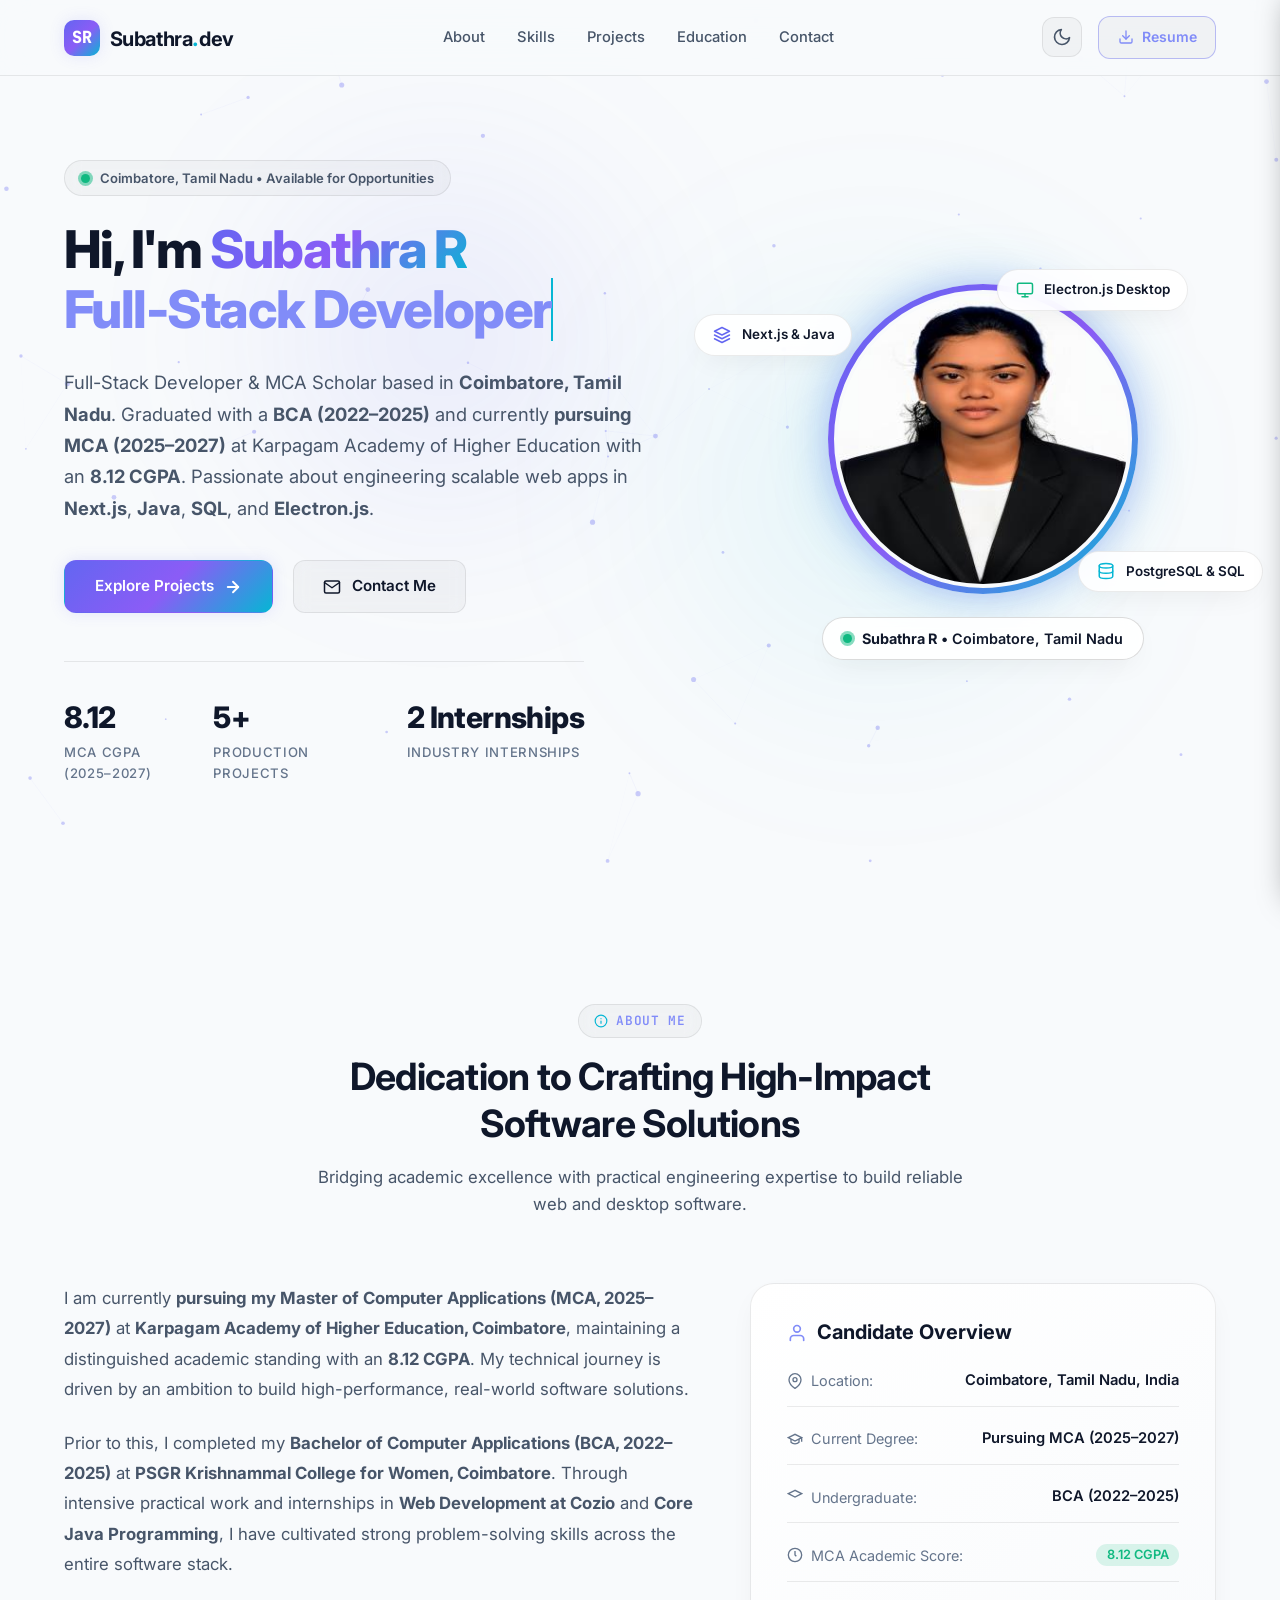
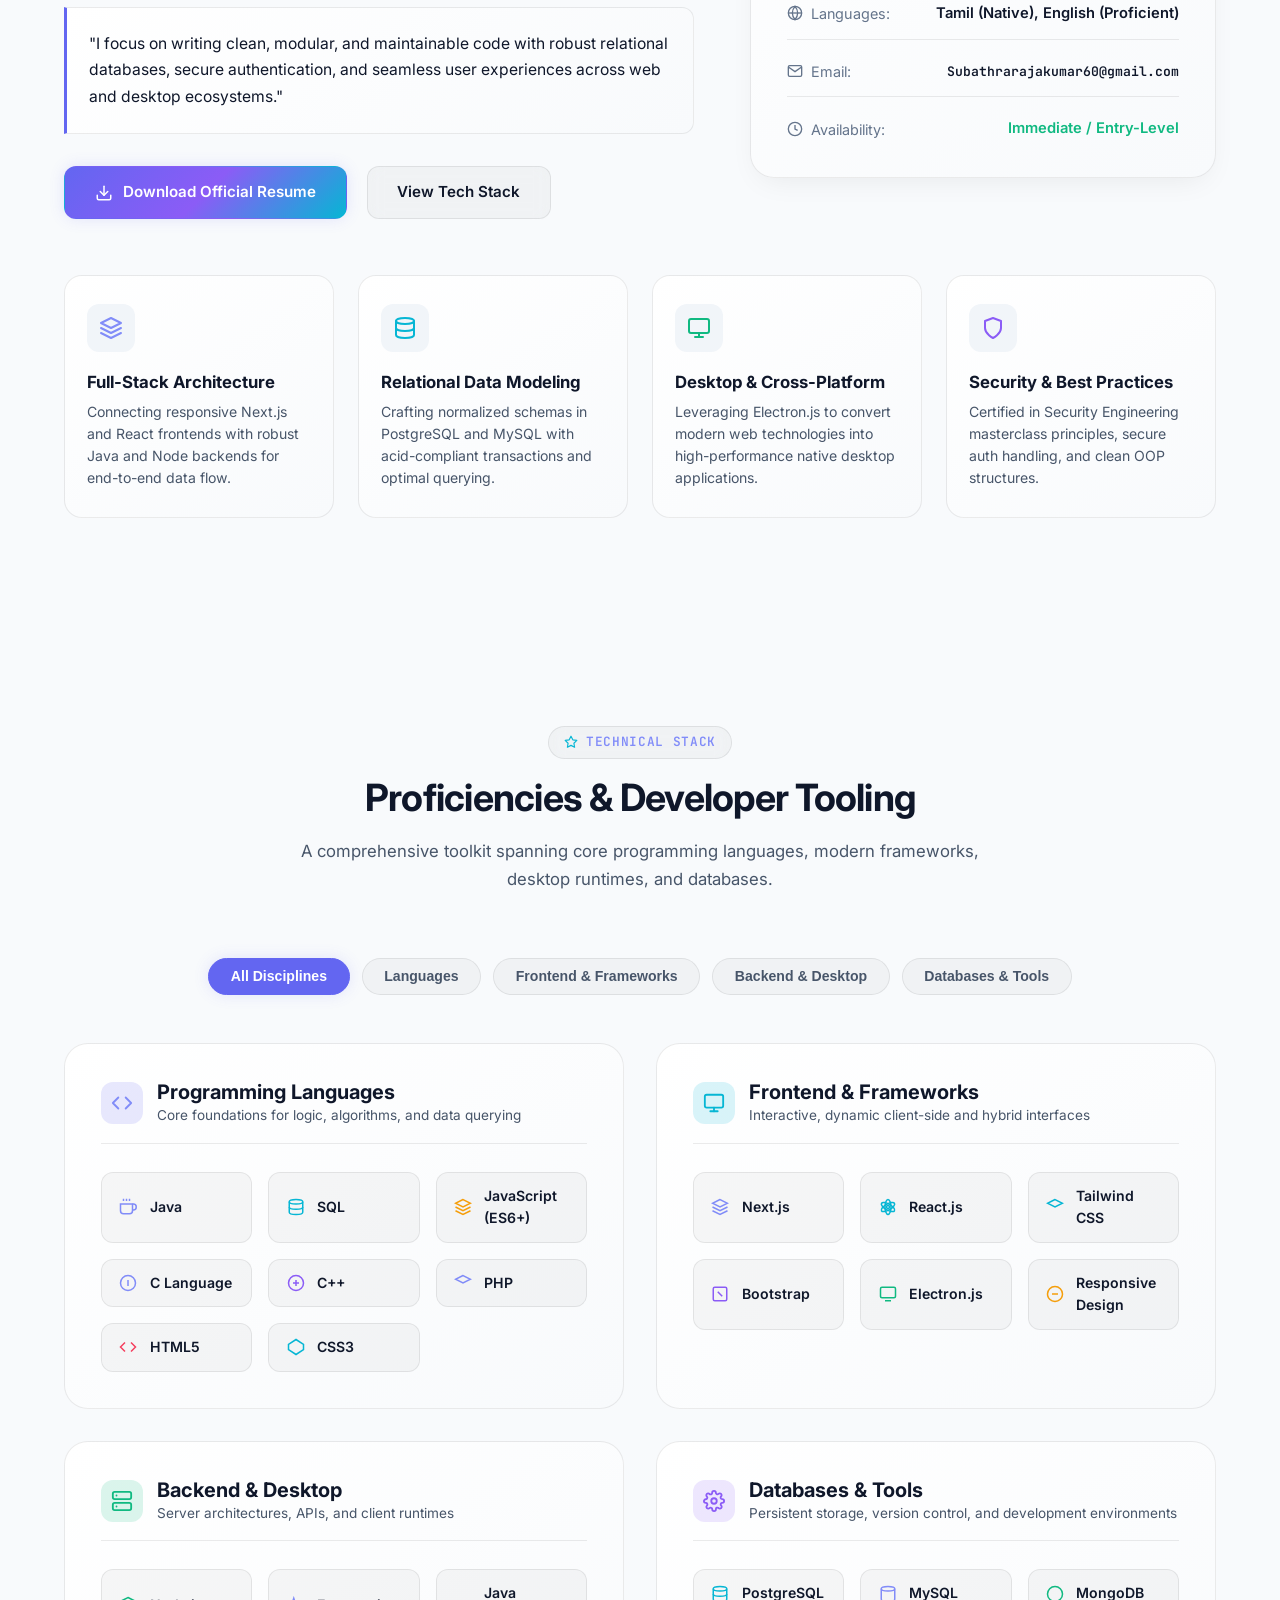
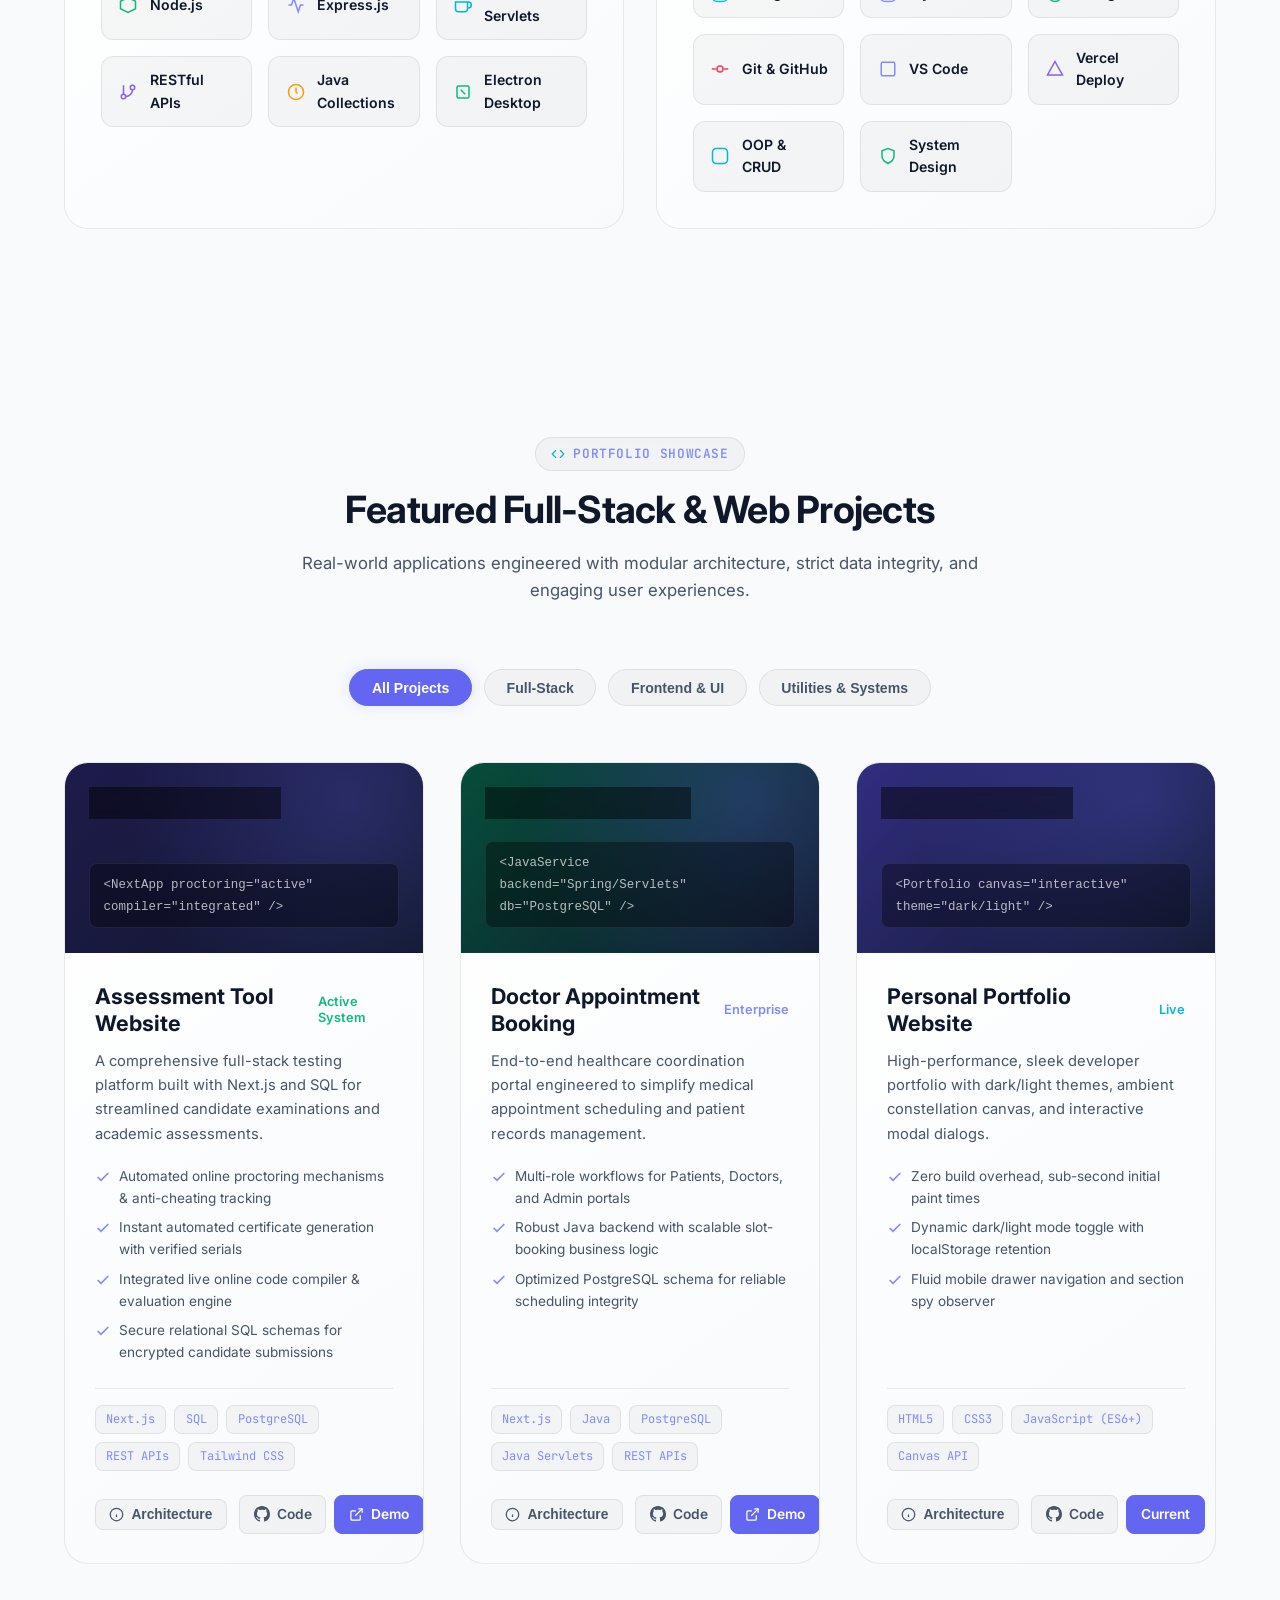
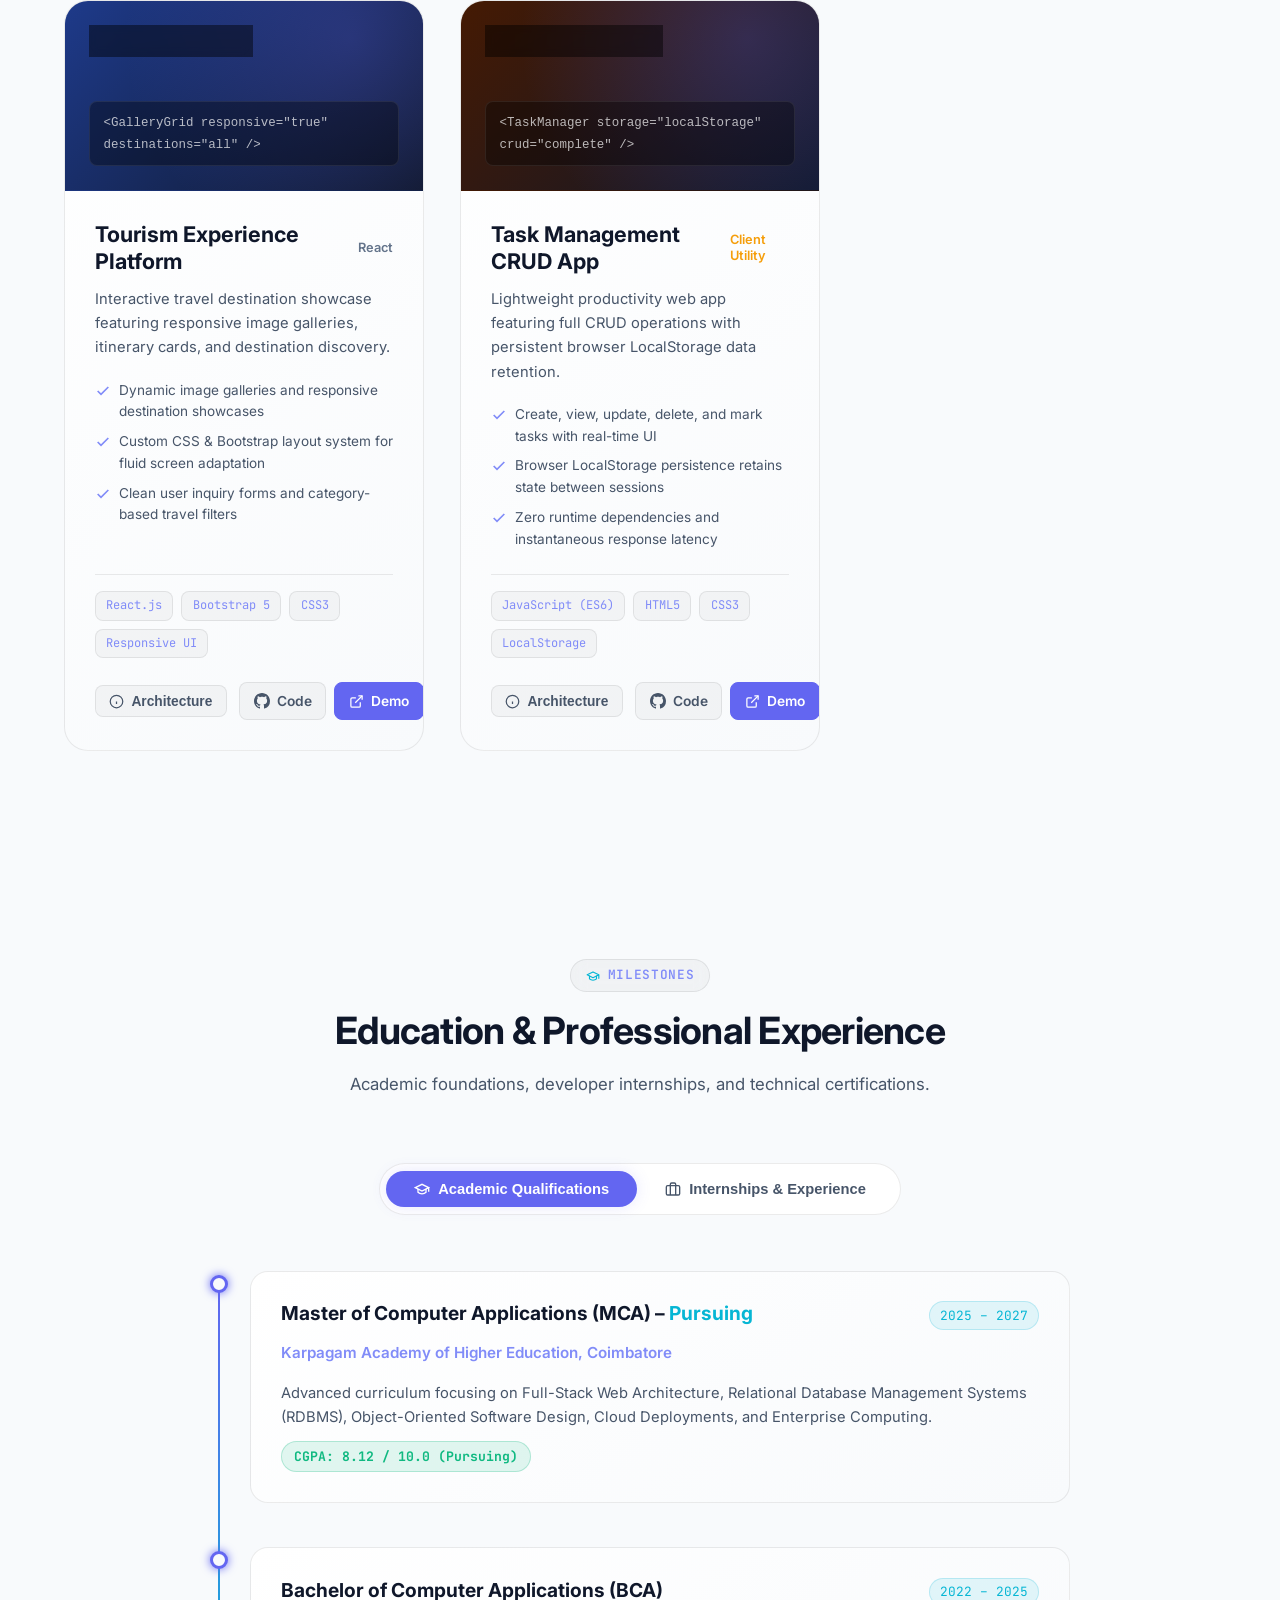
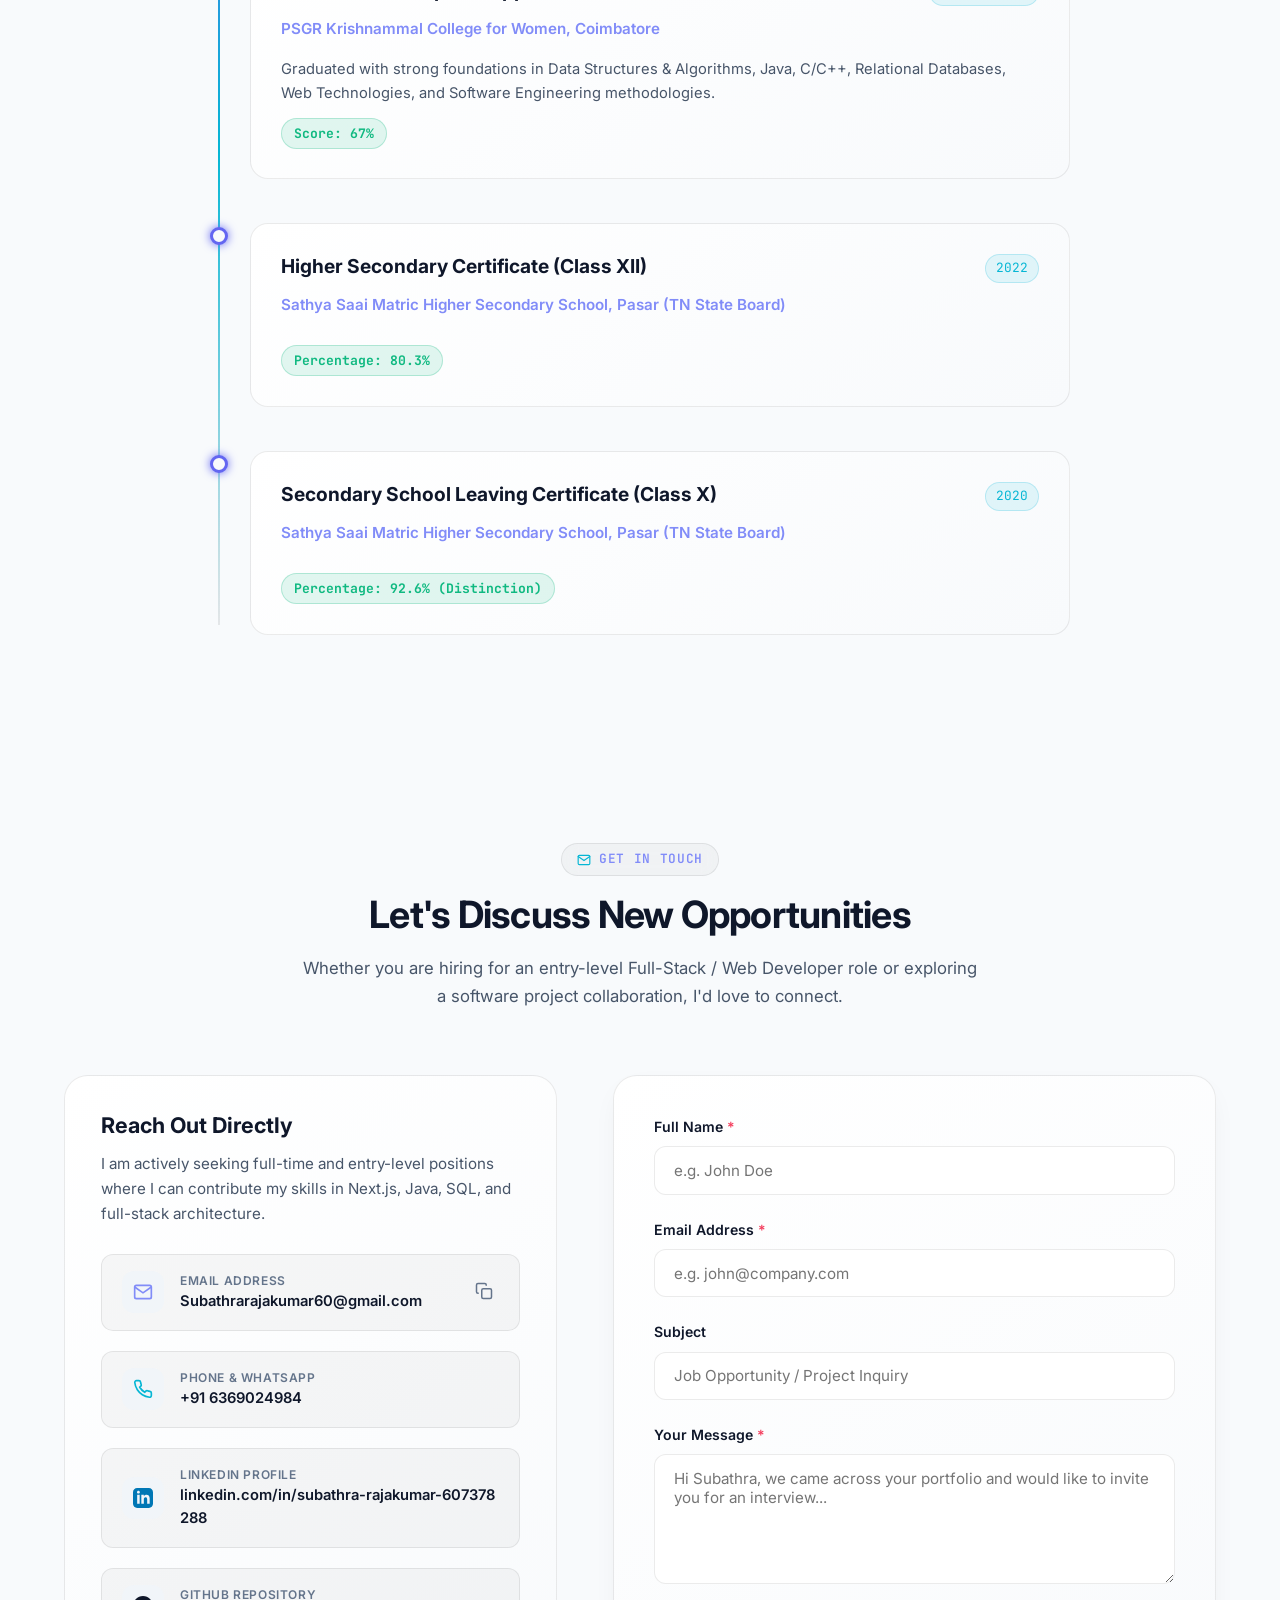
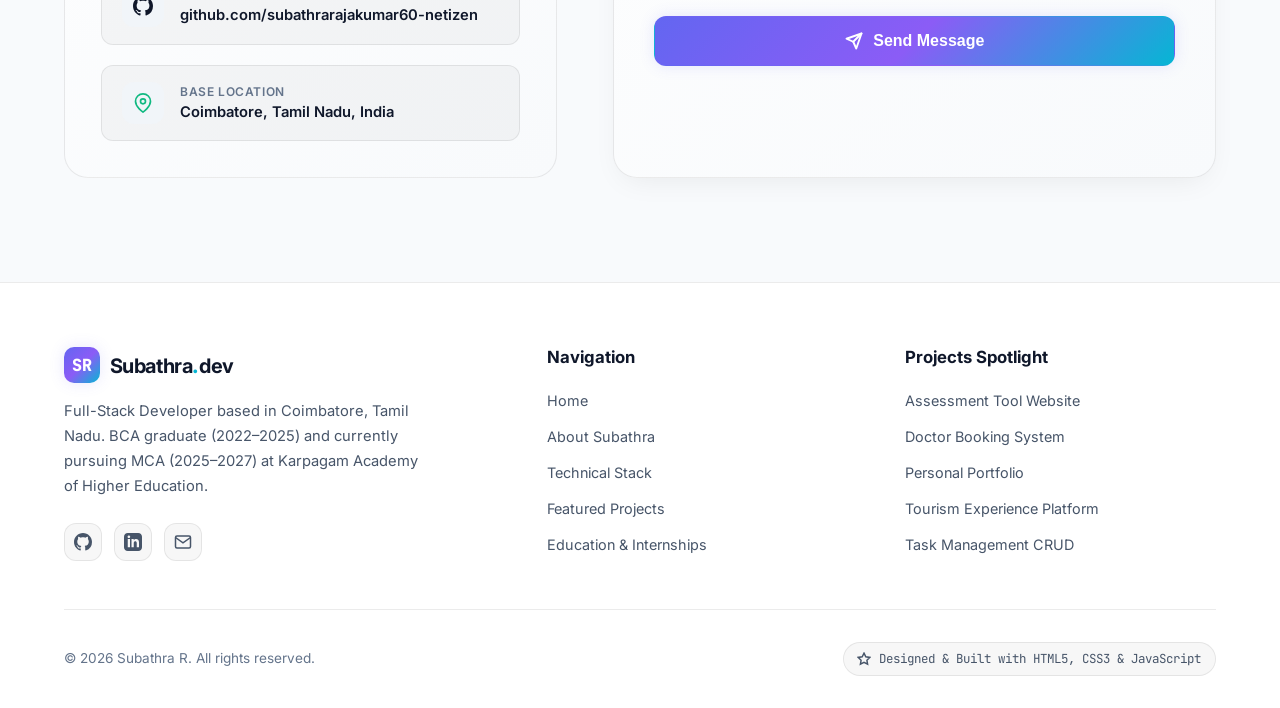
<file: index.html>
<!DOCTYPE html>
<html lang="en" data-theme="dark">
<head>
  <meta charset="UTF-8">
  <meta name="viewport" content="width=device-width, initial-scale=1.0">
  <title>Subathra R | Full-Stack Developer • Coimbatore, Tamil Nadu</title>
  <meta name="description" content="Portfolio of Subathra R - BCA (2022–2025), Pursuing MCA (2025–2027) at Karpagam Academy of Higher Education, Coimbatore, Tamil Nadu (CGPA: 8.12). Full-Stack Developer skilled in Java, Next.js, SQL, and Electron.js.">
  <meta name="keywords" content="Subathra R, Full-Stack Developer, Next.js, Java, SQL, MCA, BCA, Karpagam Academy, Coimbatore, Tamil Nadu, Web Developer Portfolio">
  <meta name="author" content="Subathra R">

  <!-- Open Graph / Meta -->
  <meta property="og:title" content="Subathra R | Full-Stack Developer • Coimbatore, Tamil Nadu">
  <meta property="og:description" content="Explore full-stack web applications, software projects, and academic qualifications of Subathra R based in Coimbatore, Tamil Nadu.">
  <meta property="og:type" content="website">

  <!-- Favicon -->
  <link rel="icon" type="image/svg+xml" href="data:image/svg+xml,<svg xmlns='http://www.w3.org/2000/svg' viewBox='0 0 100 100'><text y='.9em' font-size='90'>⚡</text></svg>">

  <!-- Google Fonts: Inter & JetBrains Mono -->
  <link rel="preconnect" href="https://fonts.googleapis.com">
  <link rel="preconnect" href="https://fonts.gstatic.com" crossorigin>
  <link href="https://fonts.googleapis.com/css2?family=Inter:wght@300;400;500;600;700;800;900&family=JetBrains+Mono:wght@400;500;600;700&display=swap" rel="stylesheet">

  <!-- Custom Styles -->
  <link rel="stylesheet" href="css/style.css">
</head>
<body>

  <!-- Ambient Animated Background Canvas -->
  <canvas id="ambient-canvas"></canvas>
  <div class="ambient-glow-1"></div>
  <div class="ambient-glow-2"></div>

  <!-- ==========================================================================
       1. Navigation Bar
       ========================================================================== -->
  <header class="navbar" id="navbar">
    <div class="container nav-container">
      <a href="#hero" class="brand-logo" aria-label="Subathra R Home">
        <div class="logo-icon">SR</div>
        <div class="logo-text">Subathra<span class="logo-dot">.</span>dev</div>
      </a>

      <!-- Desktop Nav Links -->
      <nav aria-label="Main Navigation">
        <ul class="nav-links">
          <li><a href="#about" class="nav-link">About</a></li>
          <li><a href="#skills" class="nav-link">Skills</a></li>
          <li><a href="#projects" class="nav-link">Projects</a></li>
          <li><a href="#education" class="nav-link">Education</a></li>
          <li><a href="#contact" class="nav-link">Contact</a></li>
        </ul>
      </nav>

      <!-- Nav Actions (Theme Toggle & CTA) -->
      <div class="nav-actions">
        <button class="theme-toggle-btn" id="theme-toggle-btn" aria-label="Toggle Theme" title="Toggle Light/Dark Theme">
          <!-- Populated by JS -->
        </button>

        <a href="assets/Subathra_R_Resume.pdf" target="_blank" download class="btn-nav-resume">
          <svg width="16" height="16" viewBox="0 0 24 24" fill="none" stroke="currentColor" stroke-width="2" stroke-linecap="round" stroke-linejoin="round">
            <path d="M21 15v4a2 2 0 0 1-2 2H5a2 2 0 0 1-2-2v-4"></path>
            <polyline points="7 10 12 15 17 10"></polyline>
            <line x1="12" y1="15" x2="12" y2="3"></line>
          </svg>
          <span>Resume</span>
        </a>

        <!-- Hamburger Button for Mobile -->
        <button class="hamburger-btn" id="hamburger-btn" aria-label="Open mobile navigation menu">
          <span></span>
          <span></span>
          <span></span>
        </button>
      </div>
    </div>
  </header>

  <!-- Mobile Drawer Overlay -->
  <div class="mobile-overlay" id="mobile-overlay"></div>

  <!-- Mobile Drawer Menu -->
  <aside class="mobile-drawer" id="mobile-drawer" aria-label="Mobile Navigation Drawer">
    <div>
      <div class="brand-logo" style="margin-bottom: 2rem;">
        <div class="logo-icon">SR</div>
        <div class="logo-text">Subathra<span class="logo-dot">.</span>dev</div>
      </div>
      <ul class="mobile-nav-links">
        <li><a href="#hero" class="mobile-nav-link">Home</a></li>
        <li><a href="#about" class="mobile-nav-link">About Me</a></li>
        <li><a href="#skills" class="mobile-nav-link">Skills & Stack</a></li>
        <li><a href="#projects" class="mobile-nav-link">Featured Projects</a></li>
        <li><a href="#education" class="mobile-nav-link">Education & Experience</a></li>
        <li><a href="#contact" class="mobile-nav-link">Get in Touch</a></li>
      </ul>
    </div>
    <div>
      <a href="assets/Subathra_R_Resume.pdf" target="_blank" download class="btn btn-primary" style="width: 100%; margin-bottom: 1rem;">
        <svg width="18" height="18" viewBox="0 0 24 24" fill="none" stroke="currentColor" stroke-width="2" stroke-linecap="round" stroke-linejoin="round">
          <path d="M21 15v4a2 2 0 0 1-2 2H5a2 2 0 0 1-2-2v-4"></path>
          <polyline points="7 10 12 15 17 10"></polyline>
          <line x1="12" y1="15" x2="12" y2="3"></line>
        </svg>
        <span>Download Resume</span>
      </a>
      <p style="font-size: 0.8rem; color: var(--text-muted); text-align: center;">Coimbatore, Tamil Nadu • Pursuing MCA (2025–2027)</p>
    </div>
  </aside>

  <!-- ==========================================================================
       2. Hero Section
       ========================================================================== -->
  <section class="hero-section" id="hero">
    <div class="container hero-grid">
      <!-- Left Content -->
      <div class="hero-content">
        <div class="hero-status-pill">
          <span class="status-dot"></span>
          <span>Coimbatore, Tamil Nadu • Available for Opportunities</span>
        </div>

        <h1 class="hero-title">
          Hi, I'm <span class="gradient-accent">Subathra R</span><br>
          <span class="typewriter-wrapper">
            <span class="typewriter-text" id="typewriter-text">Full-Stack Developer</span>
          </span>
        </h1>

        <p class="hero-description">
          Full-Stack Developer & MCA Scholar based in <strong>Coimbatore, Tamil Nadu</strong>. Graduated with a <strong>BCA (2022–2025)</strong> and currently <strong>pursuing MCA (2025–2027)</strong> at Karpagam Academy of Higher Education with an <strong>8.12 CGPA</strong>. Passionate about engineering scalable web apps in <strong>Next.js</strong>, <strong>Java</strong>, <strong>SQL</strong>, and <strong>Electron.js</strong>.
        </p>

        <div class="hero-cta-group">
          <a href="#projects" class="btn btn-primary">
            <span>Explore Projects</span>
            <svg width="18" height="18" viewBox="0 0 24 24" fill="none" stroke="currentColor" stroke-width="2.5" stroke-linecap="round" stroke-linejoin="round">
              <line x1="5" y1="12" x2="19" y2="12"></line>
              <polyline points="12 5 19 12 12 19"></polyline>
            </svg>
          </a>
          <a href="#contact" class="btn btn-outline">
            <svg width="18" height="18" viewBox="0 0 24 24" fill="none" stroke="currentColor" stroke-width="2" stroke-linecap="round" stroke-linejoin="round">
              <path d="M4 4h16c1.1 0 2 .9 2 2v12c0 1.1-.9 2-2 2H4c-1.1 0-2-.9-2-2V6c0-1.1.9-2 2-2z"></path>
              <polyline points="22,6 12,13 2,6"></polyline>
            </svg>
            <span>Contact Me</span>
          </a>
        </div>

        <!-- Quick Stats -->
        <div class="hero-stats">
          <div class="stat-item">
            <div class="stat-number" data-target="8.12" data-decimal="true">8.12</div>
            <div class="stat-label">MCA CGPA (2025–2027)</div>
          </div>
          <div class="stat-item">
            <div class="stat-number" data-target="5" data-suffix="+">5+</div>
            <div class="stat-label">Production Projects</div>
          </div>
          <div class="stat-item">
            <div class="stat-number" data-target="2" data-suffix=" Internships">2</div>
            <div class="stat-label">Industry Internships</div>
          </div>
        </div>
      </div>

      <!-- Right Visual (Circular Avatar & Tech Badges) -->
      <div class="hero-visual">
        <!-- Circular Profile Avatar with Glowing Ring (Fixed, No Movement) -->
        <div class="profile-circle-outer">
          <div class="profile-circle-inner">
            <img src="assets/profile_subathra.jpg" alt="Subathra R - Full-Stack Developer, Coimbatore" class="profile-circle-img" onerror="this.onerror=null; this.src='https://images.unsplash.com/photo-1573496359142-b8d87734a5a2?auto=format&fit=crop&w=600&q=80';">
          </div>
        </div>

        <div class="profile-circle-badge">
          <span class="status-dot"></span>
          <span><strong>Subathra R</strong> • Coimbatore, Tamil Nadu</span>
        </div>

        <!-- Badges Wrapper -->
        <div class="hero-badges-wrapper">
          <div class="floating-badge badge-1">
            <span class="badge-icon">
              <svg width="18" height="18" viewBox="0 0 24 24" fill="none" stroke="#6366f1" stroke-width="2" stroke-linecap="round" stroke-linejoin="round">
                <polygon points="12 2 2 7 12 12 22 7 12 2"></polygon>
                <polyline points="2 17 12 22 22 17"></polyline>
                <polyline points="2 12 12 17 22 12"></polyline>
              </svg>
            </span>
            <span>Next.js & Java</span>
          </div>

          <div class="floating-badge badge-2">
            <span class="badge-icon">
              <svg width="18" height="18" viewBox="0 0 24 24" fill="none" stroke="#06b6d4" stroke-width="2" stroke-linecap="round" stroke-linejoin="round">
                <ellipse cx="12" cy="5" rx="9" ry="3"></ellipse>
                <path d="M21 12c0 1.66-4 3-9 3s-9-1.34-9-3"></path>
                <path d="M3 5v14c0 1.66 4 3 9 3s9-1.34 9-3V5"></path>
              </svg>
            </span>
            <span>PostgreSQL & SQL</span>
          </div>

          <div class="floating-badge badge-3">
            <span class="badge-icon">
              <svg width="18" height="18" viewBox="0 0 24 24" fill="none" stroke="#10b981" stroke-width="2" stroke-linecap="round" stroke-linejoin="round">
                <rect x="2" y="3" width="20" height="14" rx="2" ry="2"></rect>
                <line x1="8" y1="21" x2="16" y2="21"></line>
                <line x1="12" y1="17" x2="12" y2="21"></line>
              </svg>
            </span>
            <span>Electron.js Desktop</span>
          </div>
        </div>
      </div>
    </div>
  </section>

  <!-- ==========================================================================
       3. About Section
       ========================================================================== -->
  <section class="about-section" id="about">
    <div class="container">
      <div class="section-header">
        <div class="section-badge">
          <svg width="14" height="14" viewBox="0 0 24 24" fill="none" stroke="currentColor" stroke-width="2" stroke-linecap="round" stroke-linejoin="round">
            <circle cx="12" cy="12" r="10"></circle>
            <line x1="12" y1="16" x2="12" y2="12"></line>
            <line x1="12" y1="8" x2="12.01" y2="8"></line>
          </svg>
          <span>About Me</span>
        </div>
        <h2 class="section-title">Dedication to Crafting High-Impact Software Solutions</h2>
        <p class="section-subtitle">Bridging academic excellence with practical engineering expertise to build reliable web and desktop software.</p>
      </div>

      <div class="about-grid">
        <!-- Left: Bio -->
        <div>
          <p class="about-bio-text">
            I am currently <strong>pursuing my Master of Computer Applications (MCA, 2025–2027)</strong> at <strong>Karpagam Academy of Higher Education, Coimbatore</strong>, maintaining a distinguished academic standing with an <strong>8.12 CGPA</strong>. My technical journey is driven by an ambition to build high-performance, real-world software solutions.
          </p>

          <p class="about-bio-text">
            Prior to this, I completed my <strong>Bachelor of Computer Applications (BCA, 2022–2025)</strong> at <strong>PSGR Krishnammal College for Women, Coimbatore</strong>. Through intensive practical work and internships in <strong>Web Development at Cozio</strong> and <strong>Core Java Programming</strong>, I have cultivated strong problem-solving skills across the entire software stack.
          </p>

          <div class="about-highlight-box">
            <p>
              "I focus on writing clean, modular, and maintainable code with robust relational databases, secure authentication, and seamless user experiences across web and desktop ecosystems."
            </p>
          </div>

          <div class="about-actions">
            <a href="assets/Subathra_R_Resume.pdf" target="_blank" download class="btn btn-primary">
              <svg width="18" height="18" viewBox="0 0 24 24" fill="none" stroke="currentColor" stroke-width="2" stroke-linecap="round" stroke-linejoin="round">
                <path d="M21 15v4a2 2 0 0 1-2 2H5a2 2 0 0 1-2-2v-4"></path>
                <polyline points="7 10 12 15 17 10"></polyline>
                <line x1="12" y1="15" x2="12" y2="3"></line>
              </svg>
              <span>Download Official Resume</span>
            </a>
            <a href="#skills" class="btn btn-outline">
              <span>View Tech Stack</span>
            </a>
          </div>
        </div>

        <!-- Right: Info Card -->
        <div class="info-card">
          <h3 class="info-card-title">
            <svg width="20" height="20" viewBox="0 0 24 24" fill="none" stroke="var(--primary-light)" stroke-width="2" stroke-linecap="round" stroke-linejoin="round">
              <path d="M20 21v-2a4 4 0 0 0-4-4H8a4 4 0 0 0-4 4v2"></path>
              <circle cx="12" cy="7" r="4"></circle>
            </svg>
            <span>Candidate Overview</span>
          </h3>

          <ul class="info-list">
            <li class="info-row">
              <span class="info-label">
                <svg width="16" height="16" viewBox="0 0 24 24" fill="none" stroke="currentColor" stroke-width="2"><path d="M21 10c0 7-9 13-9 13s-9-6-9-13a9 9 0 0 1 18 0z"></path><circle cx="12" cy="10" r="3"></circle></svg>
                Location:
              </span>
              <span class="info-value">Coimbatore, Tamil Nadu, India</span>
            </li>
            <li class="info-row">
              <span class="info-label">
                <svg width="16" height="16" viewBox="0 0 24 24" fill="none" stroke="currentColor" stroke-width="2"><path d="M22 10v6M2 10l10-5 10 5-10 5z"></path><path d="M6 12v5c3 3 9 3 12 0v-5"></path></svg>
                Current Degree:
              </span>
              <span class="info-value">Pursuing MCA (2025–2027)</span>
            </li>
            <li class="info-row">
              <span class="info-label">
                <svg width="16" height="16" viewBox="0 0 24 24" fill="none" stroke="currentColor" stroke-width="2"><path d="M12 2L2 7l10 5 10-5-10-5z"></path></svg>
                Undergraduate:
              </span>
              <span class="info-value">BCA (2022–2025)</span>
            </li>
            <li class="info-row">
              <span class="info-label">
                <svg width="16" height="16" viewBox="0 0 24 24" fill="none" stroke="currentColor" stroke-width="2"><circle cx="12" cy="12" r="10"></circle><polyline points="12 6 12 12 14 14"></polyline></svg>
                MCA Academic Score:
              </span>
              <span class="info-value"><span class="info-badge">8.12 CGPA</span></span>
            </li>
            <li class="info-row">
              <span class="info-label">
                <svg width="16" height="16" viewBox="0 0 24 24" fill="none" stroke="currentColor" stroke-width="2"><circle cx="12" cy="12" r="10"></circle><line x1="2" y1="12" x2="22" y2="12"></line><path d="M12 2a15.3 15.3 0 0 1 4 10 15.3 15.3 0 0 1-4 10 15.3 15.3 0 0 1-4-10 15.3 15.3 0 0 1 4-10z"></path></svg>
                Languages:
              </span>
              <span class="info-value">Tamil (Native), English (Proficient)</span>
            </li>
            <li class="info-row">
              <span class="info-label">
                <svg width="16" height="16" viewBox="0 0 24 24" fill="none" stroke="currentColor" stroke-width="2"><path d="M4 4h16c1.1 0 2 .9 2 2v12c0 1.1-.9 2-2 2H4c-1.1 0-2-.9-2-2V6c0-1.1.9-2 2-2z"></path><polyline points="22,6 12,13 2,6"></polyline></svg>
                Email:
              </span>
              <span class="info-value mono" style="font-size: 0.82rem;">Subathrarajakumar60@gmail.com</span>
            </li>
            <li class="info-row">
              <span class="info-label">
                <svg width="16" height="16" viewBox="0 0 24 24" fill="none" stroke="currentColor" stroke-width="2"><circle cx="12" cy="12" r="10"></circle><polyline points="12 6 12 12 16 14"></polyline></svg>
                Availability:
              </span>
              <span class="info-value" style="color: var(--emerald);">Immediate / Entry-Level</span>
            </li>
          </ul>
        </div>
      </div>

      <!-- Core Engineering Pillars -->
      <div class="pillars-grid">
        <div class="pillar-card">
          <div class="pillar-icon-wrap">
            <svg width="24" height="24" viewBox="0 0 24 24" fill="none" stroke="currentColor" stroke-width="2" stroke-linecap="round" stroke-linejoin="round">
              <polygon points="12 2 2 7 12 12 22 7 12 2"></polygon>
              <polyline points="2 17 12 22 22 17"></polyline>
              <polyline points="2 12 12 17 22 12"></polyline>
            </svg>
          </div>
          <h4 class="pillar-title">Full-Stack Architecture</h4>
          <p class="pillar-desc">Connecting responsive Next.js and React frontends with robust Java and Node backends for end-to-end data flow.</p>
        </div>

        <div class="pillar-card">
          <div class="pillar-icon-wrap">
            <svg width="24" height="24" viewBox="0 0 24 24" fill="none" stroke="currentColor" stroke-width="2" stroke-linecap="round" stroke-linejoin="round">
              <ellipse cx="12" cy="5" rx="9" ry="3"></ellipse>
              <path d="M21 12c0 1.66-4 3-9 3s-9-1.34-9-3"></path>
              <path d="M3 5v14c0 1.66 4 3 9 3s9-1.34 9-3V5"></path>
            </svg>
          </div>
          <h4 class="pillar-title">Relational Data Modeling</h4>
          <p class="pillar-desc">Crafting normalized schemas in PostgreSQL and MySQL with acid-compliant transactions and optimal querying.</p>
        </div>

        <div class="pillar-card">
          <div class="pillar-icon-wrap">
            <svg width="24" height="24" viewBox="0 0 24 24" fill="none" stroke="currentColor" stroke-width="2" stroke-linecap="round" stroke-linejoin="round">
              <rect x="2" y="3" width="20" height="14" rx="2" ry="2"></rect>
              <line x1="8" y1="21" x2="16" y2="21"></line>
              <line x1="12" y1="17" x2="12" y2="21"></line>
            </svg>
          </div>
          <h4 class="pillar-title">Desktop & Cross-Platform</h4>
          <p class="pillar-desc">Leveraging Electron.js to convert modern web technologies into high-performance native desktop applications.</p>
        </div>

        <div class="pillar-card">
          <div class="pillar-icon-wrap">
            <svg width="24" height="24" viewBox="0 0 24 24" fill="none" stroke="currentColor" stroke-width="2" stroke-linecap="round" stroke-linejoin="round">
              <path d="M12 22s8-4 8-10V5l-8-3-8 3v7c0 6 8 10 8 10z"></path>
            </svg>
          </div>
          <h4 class="pillar-title">Security & Best Practices</h4>
          <p class="pillar-desc">Certified in Security Engineering masterclass principles, secure auth handling, and clean OOP structures.</p>
        </div>
      </div>
    </div>
  </section>

  <!-- ==========================================================================
       4. Skills & Tech Stack Grid
       ========================================================================== -->
  <section class="skills-section" id="skills">
    <div class="container">
      <div class="section-header">
        <div class="section-badge">
          <svg width="14" height="14" viewBox="0 0 24 24" fill="none" stroke="currentColor" stroke-width="2" stroke-linecap="round" stroke-linejoin="round">
            <polygon points="12 2 15.09 8.26 22 9.27 17 14.14 18.18 21.02 12 17.77 5.82 21.02 7 14.14 2 9.27 8.91 8.26 12 2"></polygon>
          </svg>
          <span>Technical Stack</span>
        </div>
        <h2 class="section-title">Proficiencies & Developer Tooling</h2>
        <p class="section-subtitle">A comprehensive toolkit spanning core programming languages, modern frameworks, desktop runtimes, and databases.</p>
      </div>

      <!-- Filter Controls -->
      <div class="skills-filter-container">
        <button class="filter-btn skill-filter-btn active" data-filter="all">All Disciplines</button>
        <button class="filter-btn skill-filter-btn" data-filter="languages">Languages</button>
        <button class="filter-btn skill-filter-btn" data-filter="frontend">Frontend & Frameworks</button>
        <button class="filter-btn skill-filter-btn" data-filter="backend">Backend & Desktop</button>
        <button class="filter-btn skill-filter-btn" data-filter="tools">Databases & Tools</button>
      </div>

      <!-- Categories Grid -->
      <div class="skills-categories-grid">
        <!-- 1. Languages -->
        <div class="skill-category-card" data-category="languages">
          <div class="category-header">
            <div class="category-icon">
              <svg width="22" height="22" viewBox="0 0 24 24" fill="none" stroke="currentColor" stroke-width="2" stroke-linecap="round" stroke-linejoin="round">
                <polyline points="16 18 22 12 16 6"></polyline>
                <polyline points="8 6 2 12 8 18"></polyline>
              </svg>
            </div>
            <div>
              <h3 style="font-size: 1.25rem;">Programming Languages</h3>
              <p style="font-size: 0.85rem; color: var(--text-secondary);">Core foundations for logic, algorithms, and data querying</p>
            </div>
          </div>
          <div class="skill-badges-grid">
            <div class="skill-pill">
              <span class="skill-pill-icon"><svg width="18" height="18" viewBox="0 0 24 24" fill="none" stroke="var(--primary-light)" stroke-width="2"><path d="M18 8h1a4 4 0 0 1 0 8h-1"></path><path d="M2 8h16v9a4 4 0 0 1-4 4H6a4 4 0 0 1-4-4V8z"></path><line x1="6" y1="1" x2="6" y2="4"></line><line x1="10" y1="1" x2="10" y2="4"></line><line x1="14" y1="1" x2="14" y2="4"></line></svg></span>
              <span>Java</span>
            </div>
            <div class="skill-pill">
              <span class="skill-pill-icon"><svg width="18" height="18" viewBox="0 0 24 24" fill="none" stroke="var(--cyan)" stroke-width="2"><ellipse cx="12" cy="5" rx="9" ry="3"></ellipse><path d="M21 12c0 1.66-4 3-9 3s-9-1.34-9-3"></path><path d="M3 5v14c0 1.66 4 3 9 3s9-1.34 9-3V5"></path></svg></span>
              <span>SQL</span>
            </div>
            <div class="skill-pill">
              <span class="skill-pill-icon"><svg width="18" height="18" viewBox="0 0 24 24" fill="none" stroke="var(--amber)" stroke-width="2"><polygon points="12 2 2 7 12 12 22 7 12 2"></polygon><polyline points="2 17 12 22 22 17"></polyline><polyline points="2 12 12 17 22 12"></polyline></svg></span>
              <span>JavaScript (ES6+)</span>
            </div>
            <div class="skill-pill">
              <span class="skill-pill-icon"><svg width="18" height="18" viewBox="0 0 24 24" fill="none" stroke="var(--primary-light)" stroke-width="2"><circle cx="12" cy="12" r="10"></circle><line x1="12" y1="8" x2="12" y2="16"></line></svg></span>
              <span>C Language</span>
            </div>
            <div class="skill-pill">
              <span class="skill-pill-icon"><svg width="18" height="18" viewBox="0 0 24 24" fill="none" stroke="var(--violet)" stroke-width="2"><circle cx="12" cy="12" r="10"></circle><line x1="8" y1="12" x2="16" y2="12"></line><line x1="12" y1="8" x2="12" y2="16"></line></svg></span>
              <span>C++</span>
            </div>
            <div class="skill-pill">
              <span class="skill-pill-icon"><svg width="18" height="18" viewBox="0 0 24 24" fill="none" stroke="var(--primary-light)" stroke-width="2"><path d="M12 2L2 7l10 5 10-5-10-5z"></path></svg></span>
              <span>PHP</span>
            </div>
            <div class="skill-pill">
              <span class="skill-pill-icon"><svg width="18" height="18" viewBox="0 0 24 24" fill="none" stroke="var(--rose)" stroke-width="2"><polyline points="16 18 22 12 16 6"></polyline><polyline points="8 6 2 12 8 18"></polyline></svg></span>
              <span>HTML5</span>
            </div>
            <div class="skill-pill">
              <span class="skill-pill-icon"><svg width="18" height="18" viewBox="0 0 24 24" fill="none" stroke="var(--cyan)" stroke-width="2"><polygon points="12 2 22 8.5 22 15.5 12 22 2 15.5 2 8.5 12 2"></polygon></svg></span>
              <span>CSS3</span>
            </div>
          </div>
        </div>

        <!-- 2. Frontend & Frameworks -->
        <div class="skill-category-card" data-category="frontend">
          <div class="category-header">
            <div class="category-icon" style="background: rgba(6, 182, 212, 0.15); color: var(--cyan);">
              <svg width="22" height="22" viewBox="0 0 24 24" fill="none" stroke="currentColor" stroke-width="2" stroke-linecap="round" stroke-linejoin="round">
                <rect x="2" y="3" width="20" height="14" rx="2" ry="2"></rect>
                <line x1="8" y1="21" x2="16" y2="21"></line>
                <line x1="12" y1="17" x2="12" y2="21"></line>
              </svg>
            </div>
            <div>
              <h3 style="font-size: 1.25rem;">Frontend & Frameworks</h3>
              <p style="font-size: 0.85rem; color: var(--text-secondary);">Interactive, dynamic client-side and hybrid interfaces</p>
            </div>
          </div>
          <div class="skill-badges-grid">
            <div class="skill-pill">
              <span class="skill-pill-icon"><svg width="18" height="18" viewBox="0 0 24 24" fill="none" stroke="var(--primary-light)" stroke-width="2"><polygon points="12 2 2 7 12 12 22 7 12 2"></polygon><polyline points="2 17 12 22 22 17"></polyline><polyline points="2 12 12 17 22 12"></polyline></svg></span>
              <span>Next.js</span>
            </div>
            <div class="skill-pill">
              <span class="skill-pill-icon"><svg width="18" height="18" viewBox="0 0 24 24" fill="none" stroke="var(--cyan)" stroke-width="2"><ellipse cx="12" cy="12" rx="10" ry="4" transform="rotate(30 12 12)"></ellipse><ellipse cx="12" cy="12" rx="10" ry="4" transform="rotate(90 12 12)"></ellipse><ellipse cx="12" cy="12" rx="10" ry="4" transform="rotate(150 12 12)"></ellipse><circle cx="12" cy="12" r="2"></circle></svg></span>
              <span>React.js</span>
            </div>
            <div class="skill-pill">
              <span class="skill-pill-icon"><svg width="18" height="18" viewBox="0 0 24 24" fill="none" stroke="var(--cyan)" stroke-width="2"><path d="M12 2L2 7l10 5 10-5-10-5z"></path></svg></span>
              <span>Tailwind CSS</span>
            </div>
            <div class="skill-pill">
              <span class="skill-pill-icon"><svg width="18" height="18" viewBox="0 0 24 24" fill="none" stroke="var(--violet)" stroke-width="2"><rect x="3" y="3" width="18" height="18" rx="2" ry="2"></rect><line x1="9" y1="9" x2="15" y2="15"></line></svg></span>
              <span>Bootstrap</span>
            </div>
            <div class="skill-pill">
              <span class="skill-pill-icon"><svg width="18" height="18" viewBox="0 0 24 24" fill="none" stroke="var(--emerald)" stroke-width="2"><rect x="2" y="3" width="20" height="14" rx="2" ry="2"></rect><line x1="8" y1="21" x2="16" y2="21"></line></svg></span>
              <span>Electron.js</span>
            </div>
            <div class="skill-pill">
              <span class="skill-pill-icon"><svg width="18" height="18" viewBox="0 0 24 24" fill="none" stroke="var(--amber)" stroke-width="2"><circle cx="12" cy="12" r="10"></circle><path d="M8 12h8"></path></svg></span>
              <span>Responsive Design</span>
            </div>
          </div>
        </div>

        <!-- 3. Backend & Desktop -->
        <div class="skill-category-card" data-category="backend">
          <div class="category-header">
            <div class="category-icon" style="background: rgba(16, 185, 129, 0.15); color: var(--emerald);">
              <svg width="22" height="22" viewBox="0 0 24 24" fill="none" stroke="currentColor" stroke-width="2" stroke-linecap="round" stroke-linejoin="round">
                <rect x="2" y="2" width="20" height="8" rx="2" ry="2"></rect>
                <rect x="2" y="14" width="20" height="8" rx="2" ry="2"></rect>
                <line x1="6" y1="6" x2="6.01" y2="6"></line>
                <line x1="6" y1="18" x2="6.01" y2="18"></line>
              </svg>
            </div>
            <div>
              <h3 style="font-size: 1.25rem;">Backend & Desktop</h3>
              <p style="font-size: 0.85rem; color: var(--text-secondary);">Server architectures, APIs, and client runtimes</p>
            </div>
          </div>
          <div class="skill-badges-grid">
            <div class="skill-pill">
              <span class="skill-pill-icon"><svg width="18" height="18" viewBox="0 0 24 24" fill="none" stroke="var(--emerald)" stroke-width="2"><path d="M12 2l10 5v10l-10 5-10-5V7l10-5z"></path></svg></span>
              <span>Node.js</span>
            </div>
            <div class="skill-pill">
              <span class="skill-pill-icon"><svg width="18" height="18" viewBox="0 0 24 24" fill="none" stroke="var(--primary-light)" stroke-width="2"><polyline points="22 12 18 12 15 21 9 3 6 12 2 12"></polyline></svg></span>
              <span>Express.js</span>
            </div>
            <div class="skill-pill">
              <span class="skill-pill-icon"><svg width="18" height="18" viewBox="0 0 24 24" fill="none" stroke="var(--cyan)" stroke-width="2"><path d="M18 8h1a4 4 0 0 1 0 8h-1"></path><path d="M2 8h16v9a4 4 0 0 1-4 4H6a4 4 0 0 1-4-4V8z"></path></svg></span>
              <span>Java Servlets</span>
            </div>
            <div class="skill-pill">
              <span class="skill-pill-icon"><svg width="18" height="18" viewBox="0 0 24 24" fill="none" stroke="var(--violet)" stroke-width="2"><line x1="6" y1="3" x2="6" y2="15"></line><circle cx="18" cy="6" r="3"></circle><circle cx="6" cy="18" r="3"></circle><path d="M18 9a9 9 0 0 1-9 9"></path></svg></span>
              <span>RESTful APIs</span>
            </div>
            <div class="skill-pill">
              <span class="skill-pill-icon"><svg width="18" height="18" viewBox="0 0 24 24" fill="none" stroke="var(--amber)" stroke-width="2"><circle cx="12" cy="12" r="10"></circle><polyline points="12 6 12 12 14 14"></polyline></svg></span>
              <span>Java Collections</span>
            </div>
            <div class="skill-pill">
              <span class="skill-pill-icon"><svg width="18" height="18" viewBox="0 0 24 24" fill="none" stroke="var(--emerald)" stroke-width="2"><rect x="4" y="4" width="16" height="16" rx="2" ry="2"></rect><line x1="9" y1="9" x2="15" y2="15"></line></svg></span>
              <span>Electron Desktop</span>
            </div>
          </div>
        </div>

        <!-- 4. Databases & Tools -->
        <div class="skill-category-card" data-category="tools">
          <div class="category-header">
            <div class="category-icon" style="background: rgba(139, 92, 246, 0.15); color: var(--violet);">
              <svg width="22" height="22" viewBox="0 0 24 24" fill="none" stroke="currentColor" stroke-width="2" stroke-linecap="round" stroke-linejoin="round">
                <circle cx="12" cy="12" r="3"></circle>
                <path d="M19.4 15a1.65 1.65 0 0 0 .33 1.82l.06.06a2 2 0 0 1 0 2.83 2 2 0 0 1-2.83 0l-.06-.06a1.65 1.65 0 0 0-1.82-.33 1.65 1.65 0 0 0-1 1.51V21a2 2 0 0 1-2 2 2 2 0 0 1-2-2v-.09A1.65 1.65 0 0 0 9 19.4a1.65 1.65 0 0 0-1.82.33l-.06.06a2 2 0 0 1-2.83 0 2 2 0 0 1 0-2.83l.06-.06a1.65 1.65 0 0 0 .33-1.82 1.65 1.65 0 0 0-1.51-1H3a2 2 0 0 1-2-2 2 2 0 0 1 2-2h.09A1.65 1.65 0 0 0 4.6 9a1.65 1.65 0 0 0-.33-1.82l-.06-.06a2 2 0 0 1 0-2.83 2 2 0 0 1 2.83 0l.06.06a1.65 1.65 0 0 0 1.82.33H9a1.65 1.65 0 0 0 1-1.51V3a2 2 0 0 1 2-2 2 2 0 0 1 2 2v.09a1.65 1.65 0 0 0 1 1.51 1.65 1.65 0 0 0 1.82-.33l.06-.06a2 2 0 0 1 2.83 0 2 2 0 0 1 0 2.83l-.06.06a1.65 1.65 0 0 0-.33 1.82V9a1.65 1.65 0 0 0 1.51 1H21a2 2 0 0 1 2 2 2 2 0 0 1-2 2h-.09a1.65 1.65 0 0 0-1.51 1z"></path>
              </svg>
            </div>
            <div>
              <h3 style="font-size: 1.25rem;">Databases & Tools</h3>
              <p style="font-size: 0.85rem; color: var(--text-secondary);">Persistent storage, version control, and development environments</p>
            </div>
          </div>
          <div class="skill-badges-grid">
            <div class="skill-pill">
              <span class="skill-pill-icon"><svg width="18" height="18" viewBox="0 0 24 24" fill="none" stroke="var(--cyan)" stroke-width="2"><ellipse cx="12" cy="5" rx="9" ry="3"></ellipse><path d="M21 12c0 1.66-4 3-9 3s-9-1.34-9-3"></path><path d="M3 5v14c0 1.66 4 3 9 3s9-1.34 9-3V5"></path></svg></span>
              <span>PostgreSQL</span>
            </div>
            <div class="skill-pill">
              <span class="skill-pill-icon"><svg width="18" height="18" viewBox="0 0 24 24" fill="none" stroke="var(--primary-light)" stroke-width="2"><ellipse cx="12" cy="5" rx="9" ry="3"></ellipse><path d="M3 5v14c0 1.66 4 3 9 3s9-1.34 9-3V5"></path></svg></span>
              <span>MySQL</span>
            </div>
            <div class="skill-pill">
              <span class="skill-pill-icon"><svg width="18" height="18" viewBox="0 0 24 24" fill="none" stroke="var(--emerald)" stroke-width="2"><path d="M12 2C6.48 2 2 6.48 2 12s4.48 10 10 10 10-4.48 10-10S17.52 2 12 2z"></path></svg></span>
              <span>MongoDB</span>
            </div>
            <div class="skill-pill">
              <span class="skill-pill-icon"><svg width="18" height="18" viewBox="0 0 24 24" fill="none" stroke="var(--rose)" stroke-width="2"><circle cx="12" cy="12" r="4"></circle><line x1="1.05" y1="12" x2="7" y2="12"></line><line x1="17.01" y1="12" x2="22.96" y2="12"></line></svg></span>
              <span>Git & GitHub</span>
            </div>
            <div class="skill-pill">
              <span class="skill-pill-icon"><svg width="18" height="18" viewBox="0 0 24 24" fill="none" stroke="var(--primary-light)" stroke-width="2"><rect x="3" y="3" width="18" height="18" rx="2" ry="2"></rect></svg></span>
              <span>VS Code</span>
            </div>
            <div class="skill-pill">
              <span class="skill-pill-icon"><svg width="18" height="18" viewBox="0 0 24 24" fill="none" stroke="var(--violet)" stroke-width="2"><polygon points="12 2 22 20 2 20 12 2"></polygon></svg></span>
              <span>Vercel Deploy</span>
            </div>
            <div class="skill-pill">
              <span class="skill-pill-icon"><svg width="18" height="18" viewBox="0 0 24 24" fill="none" stroke="var(--cyan)" stroke-width="2"><rect x="2" y="2" width="20" height="20" rx="5" ry="5"></rect></svg></span>
              <span>OOP & CRUD</span>
            </div>
            <div class="skill-pill">
              <span class="skill-pill-icon"><svg width="18" height="18" viewBox="0 0 24 24" fill="none" stroke="var(--emerald)" stroke-width="2"><path d="M12 22s8-4 8-10V5l-8-3-8 3v7c0 6 8 10 8 10z"></path></svg></span>
              <span>System Design</span>
            </div>
          </div>
        </div>
      </div>
    </div>
  </section>

  <!-- ==========================================================================
       5. Featured Projects Section
       ========================================================================== -->
  <section class="projects-section" id="projects">
    <div class="container">
      <div class="section-header">
        <div class="section-badge">
          <svg width="14" height="14" viewBox="0 0 24 24" fill="none" stroke="currentColor" stroke-width="2" stroke-linecap="round" stroke-linejoin="round">
            <polyline points="16 18 22 12 16 6"></polyline>
            <polyline points="8 6 2 12 8 18"></polyline>
          </svg>
          <span>Portfolio Showcase</span>
        </div>
        <h2 class="section-title">Featured Full-Stack & Web Projects</h2>
        <p class="section-subtitle">Real-world applications engineered with modular architecture, strict data integrity, and engaging user experiences.</p>
      </div>

      <!-- Filter Bar -->
      <div class="projects-filter-bar">
        <button class="filter-btn project-filter-btn active" data-filter="all">All Projects</button>
        <button class="filter-btn project-filter-btn" data-filter="fullstack">Full-Stack</button>
        <button class="filter-btn project-filter-btn" data-filter="frontend">Frontend & UI</button>
        <button class="filter-btn project-filter-btn" data-filter="utility">Utilities & Systems</button>
      </div>

      <!-- Projects Grid -->
      <div class="projects-grid">

        <!-- 1. Assessment Tool Website (Prioritized Flagship) -->
        <article class="project-card" data-category="fullstack">
          <div class="project-card-header">
            <div class="project-badge-top">
              <svg width="12" height="12" viewBox="0 0 24 24" fill="none" stroke="currentColor" stroke-width="2.5"><polygon points="12 2 15.09 8.26 22 9.27 17 14.14 18.18 21.02 12 17.77 5.82 21.02 7 14.14 2 9.27 8.91 8.26 12 2"></polygon></svg>
              <span>Flagship • Full-Stack</span>
            </div>
            <div class="project-code-art">
              <code>&lt;NextApp proctoring="active" compiler="integrated" /&gt;</code>
            </div>
          </div>
          <div class="project-card-body">
            <h3 class="project-title">
              <span>Assessment Tool Website</span>
              <span style="font-size: 0.8rem; color: var(--emerald); font-weight: 600;">Active System</span>
            </h3>
            <p class="project-desc">
              A comprehensive full-stack testing platform built with Next.js and SQL for streamlined candidate examinations and academic assessments.
            </p>
            <ul class="project-features-list">
              <li>
                <svg width="16" height="16" viewBox="0 0 24 24" fill="none" stroke="currentColor" stroke-width="2.5"><polyline points="20 6 9 17 4 12"></polyline></svg>
                <span>Automated online proctoring mechanisms & anti-cheating tracking</span>
              </li>
              <li>
                <svg width="16" height="16" viewBox="0 0 24 24" fill="none" stroke="currentColor" stroke-width="2.5"><polyline points="20 6 9 17 4 12"></polyline></svg>
                <span>Instant automated certificate generation with verified serials</span>
              </li>
              <li>
                <svg width="16" height="16" viewBox="0 0 24 24" fill="none" stroke="currentColor" stroke-width="2.5"><polyline points="20 6 9 17 4 12"></polyline></svg>
                <span>Integrated live online code compiler & evaluation engine</span>
              </li>
              <li>
                <svg width="16" height="16" viewBox="0 0 24 24" fill="none" stroke="currentColor" stroke-width="2.5"><polyline points="20 6 9 17 4 12"></polyline></svg>
                <span>Secure relational SQL schemas for encrypted candidate submissions</span>
              </li>
            </ul>
            <div class="project-tech-tags">
              <span class="tech-tag">Next.js</span>
              <span class="tech-tag">SQL</span>
              <span class="tech-tag">PostgreSQL</span>
              <span class="tech-tag">REST APIs</span>
              <span class="tech-tag">Tailwind CSS</span>
            </div>
            <div class="project-card-footer">
              <button class="btn-project-link open-project-modal" data-project="assessment-tool">
                <svg width="15" height="15" viewBox="0 0 24 24" fill="none" stroke="currentColor" stroke-width="2"><circle cx="12" cy="12" r="10"></circle><line x1="12" y1="16" x2="12" y2="12"></line><line x1="12" y1="8" x2="12.01" y2="8"></line></svg>
                <span>Architecture</span>
              </button>
              <div style="display: flex; gap: 0.5rem;">
                <a href="https://github.com/subathrarajakumar60-netizen" target="_blank" rel="noopener noreferrer" class="btn-project-link" title="GitHub Repository">
                  <svg width="16" height="16" viewBox="0 0 24 24" fill="currentColor"><path d="M12 0C5.37 0 0 5.37 0 12c0 5.31 3.435 9.795 8.205 11.385.6.105.825-.255.825-.57 0-.285-.015-1.23-.015-2.235-3.015.555-3.795-.735-4.035-1.41-.135-.345-.72-1.41-1.23-1.695-.42-.225-1.02-.78-.015-.795.945-.015 1.62.87 1.845 1.23 1.08 1.815 2.805 1.305 3.495.99.105-.78.42-1.305.765-1.605-2.67-.3-5.46-1.335-5.46-5.925 0-1.305.465-2.385 1.23-3.225-.12-.3-.54-1.53.12-3.18 0 0 1.005-.315 3.3 1.23.96-.27 1.98-.405 3-.405s2.04.135 3 .405c2.295-1.56 3.3-1.23 3.3-1.23.66 1.65.24 2.88.12 3.18.765.84 1.23 1.905 1.23 3.225 0 4.605-2.805 5.625-5.475 5.925.435.375.81 1.095.81 2.22 0 1.605-.015 2.895-.015 3.3 0 .315.225.69.825.57A12.02 12.02 0 0024 12c0-6.63-5.37-12-12-12z"/></svg>
                  <span>Code</span>
                </a>
                <a href="https://github.com/subathrarajakumar60-netizen" target="_blank" rel="noopener noreferrer" class="btn-project-link btn-project-primary" title="Live Demonstration">
                  <svg width="15" height="15" viewBox="0 0 24 24" fill="none" stroke="currentColor" stroke-width="2"><path d="M18 13v6a2 2 0 0 1-2 2H5a2 2 0 0 1-2-2V8a2 2 0 0 1 2-2h6"></path><polyline points="15 3 21 3 21 9"></polyline><line x1="10" y1="14" x2="21" y2="3"></line></svg>
                  <span>Demo</span>
                </a>
              </div>
            </div>
          </div>
        </article>

        <!-- 2. Doctor Appointment Booking System -->
        <article class="project-card" data-category="fullstack">
          <div class="project-card-header" style="background: linear-gradient(135deg, #064e3b 0%, #0f172a 100%);">
            <div class="project-badge-top" style="color: var(--emerald);">
              <svg width="12" height="12" viewBox="0 0 24 24" fill="none" stroke="currentColor" stroke-width="2.5"><path d="M22 12h-4l-3 9L9 3l-3 9H2"></path></svg>
              <span>Healthcare • Full-Stack</span>
            </div>
            <div class="project-code-art">
              <code>&lt;JavaService backend="Spring/Servlets" db="PostgreSQL" /&gt;</code>
            </div>
          </div>
          <div class="project-card-body">
            <h3 class="project-title">
              <span>Doctor Appointment Booking</span>
              <span style="font-size: 0.8rem; color: var(--primary-light); font-weight: 600;">Enterprise</span>
            </h3>
            <p class="project-desc">
              End-to-end healthcare coordination portal engineered to simplify medical appointment scheduling and patient records management.
            </p>
            <ul class="project-features-list">
              <li>
                <svg width="16" height="16" viewBox="0 0 24 24" fill="none" stroke="currentColor" stroke-width="2.5"><polyline points="20 6 9 17 4 12"></polyline></svg>
                <span>Multi-role workflows for Patients, Doctors, and Admin portals</span>
              </li>
              <li>
                <svg width="16" height="16" viewBox="0 0 24 24" fill="none" stroke="currentColor" stroke-width="2.5"><polyline points="20 6 9 17 4 12"></polyline></svg>
                <span>Robust Java backend with scalable slot-booking business logic</span>
              </li>
              <li>
                <svg width="16" height="16" viewBox="0 0 24 24" fill="none" stroke="currentColor" stroke-width="2.5"><polyline points="20 6 9 17 4 12"></polyline></svg>
                <span>Optimized PostgreSQL schema for reliable scheduling integrity</span>
              </li>
            </ul>
            <div class="project-tech-tags">
              <span class="tech-tag">Next.js</span>
              <span class="tech-tag">Java</span>
              <span class="tech-tag">PostgreSQL</span>
              <span class="tech-tag">Java Servlets</span>
              <span class="tech-tag">REST APIs</span>
            </div>
            <div class="project-card-footer">
              <button class="btn-project-link open-project-modal" data-project="doctor-booking">
                <svg width="15" height="15" viewBox="0 0 24 24" fill="none" stroke="currentColor" stroke-width="2"><circle cx="12" cy="12" r="10"></circle><line x1="12" y1="16" x2="12" y2="12"></line><line x1="12" y1="8" x2="12.01" y2="8"></line></svg>
                <span>Architecture</span>
              </button>
              <div style="display: flex; gap: 0.5rem;">
                <a href="https://github.com/subathrarajakumar60-netizen" target="_blank" rel="noopener noreferrer" class="btn-project-link" title="GitHub Repository">
                  <svg width="16" height="16" viewBox="0 0 24 24" fill="currentColor"><path d="M12 0C5.37 0 0 5.37 0 12c0 5.31 3.435 9.795 8.205 11.385.6.105.825-.255.825-.57 0-.285-.015-1.23-.015-2.235-3.015.555-3.795-.735-4.035-1.41-.135-.345-.72-1.41-1.23-1.695-.42-.225-1.02-.78-.015-.795.945-.015 1.62.87 1.845 1.23 1.08 1.815 2.805 1.305 3.495.99.105-.78.42-1.305.765-1.605-2.67-.3-5.46-1.335-5.46-5.925 0-1.305.465-2.385 1.23-3.225-.12-.3-.54-1.53.12-3.18 0 0 1.005-.315 3.3 1.23.96-.27 1.98-.405 3-.405s2.04.135 3 .405c2.295-1.56 3.3-1.23 3.3-1.23.66 1.65.24 2.88.12 3.18.765.84 1.23 1.905 1.23 3.225 0 4.605-2.805 5.625-5.475 5.925.435.375.81 1.095.81 2.22 0 1.605-.015 2.895-.015 3.3 0 .315.225.69.825.57A12.02 12.02 0 0024 12c0-6.63-5.37-12-12-12z"/></svg>
                  <span>Code</span>
                </a>
                <a href="https://github.com/subathrarajakumar60-netizen" target="_blank" rel="noopener noreferrer" class="btn-project-link btn-project-primary" title="Live Demonstration">
                  <svg width="15" height="15" viewBox="0 0 24 24" fill="none" stroke="currentColor" stroke-width="2"><path d="M18 13v6a2 2 0 0 1-2 2H5a2 2 0 0 1-2-2V8a2 2 0 0 1 2-2h6"></path><polyline points="15 3 21 3 21 9"></polyline><line x1="10" y1="14" x2="21" y2="3"></line></svg>
                  <span>Demo</span>
                </a>
              </div>
            </div>
          </div>
        </article>

        <!-- 3. Personal Portfolio Website -->
        <article class="project-card" data-category="frontend">
          <div class="project-card-header" style="background: linear-gradient(135deg, #312e81 0%, #0f172a 100%);">
            <div class="project-badge-top" style="color: var(--violet);">
              <svg width="12" height="12" viewBox="0 0 24 24" fill="none" stroke="currentColor" stroke-width="2.5"><polygon points="12 2 2 7 12 12 22 7 12 2"></polygon><polyline points="2 17 12 22 22 17"></polyline><polyline points="2 12 12 17 22 12"></polyline></svg>
              <span>Design System • UI/UX</span>
            </div>
            <div class="project-code-art">
              <code>&lt;Portfolio canvas="interactive" theme="dark/light" /&gt;</code>
            </div>
          </div>
          <div class="project-card-body">
            <h3 class="project-title">
              <span>Personal Portfolio Website</span>
              <span style="font-size: 0.8rem; color: var(--cyan); font-weight: 600;">Live</span>
            </h3>
            <p class="project-desc">
              High-performance, sleek developer portfolio with dark/light themes, ambient constellation canvas, and interactive modal dialogs.
            </p>
            <ul class="project-features-list">
              <li>
                <svg width="16" height="16" viewBox="0 0 24 24" fill="none" stroke="currentColor" stroke-width="2.5"><polyline points="20 6 9 17 4 12"></polyline></svg>
                <span>Zero build overhead, sub-second initial paint times</span>
              </li>
              <li>
                <svg width="16" height="16" viewBox="0 0 24 24" fill="none" stroke="currentColor" stroke-width="2.5"><polyline points="20 6 9 17 4 12"></polyline></svg>
                <span>Dynamic dark/light mode toggle with localStorage retention</span>
              </li>
              <li>
                <svg width="16" height="16" viewBox="0 0 24 24" fill="none" stroke="currentColor" stroke-width="2.5"><polyline points="20 6 9 17 4 12"></polyline></svg>
                <span>Fluid mobile drawer navigation and section spy observer</span>
              </li>
            </ul>
            <div class="project-tech-tags">
              <span class="tech-tag">HTML5</span>
              <span class="tech-tag">CSS3</span>
              <span class="tech-tag">JavaScript (ES6+)</span>
              <span class="tech-tag">Canvas API</span>
            </div>
            <div class="project-card-footer">
              <button class="btn-project-link open-project-modal" data-project="portfolio">
                <svg width="15" height="15" viewBox="0 0 24 24" fill="none" stroke="currentColor" stroke-width="2"><circle cx="12" cy="12" r="10"></circle><line x1="12" y1="16" x2="12" y2="12"></line><line x1="12" y1="8" x2="12.01" y2="8"></line></svg>
                <span>Architecture</span>
              </button>
              <div style="display: flex; gap: 0.5rem;">
                <a href="https://github.com/subathrarajakumar60-netizen" target="_blank" rel="noopener noreferrer" class="btn-project-link" title="GitHub Repository">
                  <svg width="16" height="16" viewBox="0 0 24 24" fill="currentColor"><path d="M12 0C5.37 0 0 5.37 0 12c0 5.31 3.435 9.795 8.205 11.385.6.105.825-.255.825-.57 0-.285-.015-1.23-.015-2.235-3.015.555-3.795-.735-4.035-1.41-.135-.345-.72-1.41-1.23-1.695-.42-.225-1.02-.78-.015-.795.945-.015 1.62.87 1.845 1.23 1.08 1.815 2.805 1.305 3.495.99.105-.78.42-1.305.765-1.605-2.67-.3-5.46-1.335-5.46-5.925 0-1.305.465-2.385 1.23-3.225-.12-.3-.54-1.53.12-3.18 0 0 1.005-.315 3.3 1.23.96-.27 1.98-.405 3-.405s2.04.135 3 .405c2.295-1.56 3.3-1.23 3.3-1.23.66 1.65.24 2.88.12 3.18.765.84 1.23 1.905 1.23 3.225 0 4.605-2.805 5.625-5.475 5.925.435.375.81 1.095.81 2.22 0 1.605-.015 2.895-.015 3.3 0 .315.225.69.825.57A12.02 12.02 0 0024 12c0-6.63-5.37-12-12-12z"/></svg>
                  <span>Code</span>
                </a>
                <a href="#hero" class="btn-project-link btn-project-primary" title="Viewing Now">
                  <span>Current</span>
                </a>
              </div>
            </div>
          </div>
        </article>

        <!-- 4. Tourism Experience Platform -->
        <article class="project-card" data-category="frontend">
          <div class="project-card-header" style="background: linear-gradient(135deg, #1e3a8a 0%, #0f172a 100%);">
            <div class="project-badge-top" style="color: var(--cyan);">
              <svg width="12" height="12" viewBox="0 0 24 24" fill="none" stroke="currentColor" stroke-width="2.5"><circle cx="12" cy="12" r="10"></circle><line x1="2" y1="12" x2="22" y2="12"></line><path d="M12 2a15.3 15.3 0 0 1 4 10 15.3 15.3 0 0 1-4 10 15.3 15.3 0 0 1-4-10 15.3 15.3 0 0 1 4-10z"></path></svg>
              <span>Tourism • Web App</span>
            </div>
            <div class="project-code-art">
              <code>&lt;GalleryGrid responsive="true" destinations="all" /&gt;</code>
            </div>
          </div>
          <div class="project-card-body">
            <h3 class="project-title">
              <span>Tourism Experience Platform</span>
              <span style="font-size: 0.8rem; color: var(--text-muted); font-weight: 600;">React</span>
            </h3>
            <p class="project-desc">
              Interactive travel destination showcase featuring responsive image galleries, itinerary cards, and destination discovery.
            </p>
            <ul class="project-features-list">
              <li>
                <svg width="16" height="16" viewBox="0 0 24 24" fill="none" stroke="currentColor" stroke-width="2.5"><polyline points="20 6 9 17 4 12"></polyline></svg>
                <span>Dynamic image galleries and responsive destination showcases</span>
              </li>
              <li>
                <svg width="16" height="16" viewBox="0 0 24 24" fill="none" stroke="currentColor" stroke-width="2.5"><polyline points="20 6 9 17 4 12"></polyline></svg>
                <span>Custom CSS & Bootstrap layout system for fluid screen adaptation</span>
              </li>
              <li>
                <svg width="16" height="16" viewBox="0 0 24 24" fill="none" stroke="currentColor" stroke-width="2.5"><polyline points="20 6 9 17 4 12"></polyline></svg>
                <span>Clean user inquiry forms and category-based travel filters</span>
              </li>
            </ul>
            <div class="project-tech-tags">
              <span class="tech-tag">React.js</span>
              <span class="tech-tag">Bootstrap 5</span>
              <span class="tech-tag">CSS3</span>
              <span class="tech-tag">Responsive UI</span>
            </div>
            <div class="project-card-footer">
              <button class="btn-project-link open-project-modal" data-project="tourism-platform">
                <svg width="15" height="15" viewBox="0 0 24 24" fill="none" stroke="currentColor" stroke-width="2"><circle cx="12" cy="12" r="10"></circle><line x1="12" y1="16" x2="12" y2="12"></line><line x1="12" y1="8" x2="12.01" y2="8"></line></svg>
                <span>Architecture</span>
              </button>
              <div style="display: flex; gap: 0.5rem;">
                <a href="https://github.com/subathrarajakumar60-netizen" target="_blank" rel="noopener noreferrer" class="btn-project-link" title="GitHub Repository">
                  <svg width="16" height="16" viewBox="0 0 24 24" fill="currentColor"><path d="M12 0C5.37 0 0 5.37 0 12c0 5.31 3.435 9.795 8.205 11.385.6.105.825-.255.825-.57 0-.285-.015-1.23-.015-2.235-3.015.555-3.795-.735-4.035-1.41-.135-.345-.72-1.41-1.23-1.695-.42-.225-1.02-.78-.015-.795.945-.015 1.62.87 1.845 1.23 1.08 1.815 2.805 1.305 3.495.99.105-.78.42-1.305.765-1.605-2.67-.3-5.46-1.335-5.46-5.925 0-1.305.465-2.385 1.23-3.225-.12-.3-.54-1.53.12-3.18 0 0 1.005-.315 3.3 1.23.96-.27 1.98-.405 3-.405s2.04.135 3 .405c2.295-1.56 3.3-1.23 3.3-1.23.66 1.65.24 2.88.12 3.18.765.84 1.23 1.905 1.23 3.225 0 4.605-2.805 5.625-5.475 5.925.435.375.81 1.095.81 2.22 0 1.605-.015 2.895-.015 3.3 0 .315.225.69.825.57A12.02 12.02 0 0024 12c0-6.63-5.37-12-12-12z"/></svg>
                  <span>Code</span>
                </a>
                <a href="https://github.com/subathrarajakumar60-netizen" target="_blank" rel="noopener noreferrer" class="btn-project-link btn-project-primary" title="Live Demonstration">
                  <svg width="15" height="15" viewBox="0 0 24 24" fill="none" stroke="currentColor" stroke-width="2"><path d="M18 13v6a2 2 0 0 1-2 2H5a2 2 0 0 1-2-2V8a2 2 0 0 1 2-2h6"></path><polyline points="15 3 21 3 21 9"></polyline><line x1="10" y1="14" x2="21" y2="3"></line></svg>
                  <span>Demo</span>
                </a>
              </div>
            </div>
          </div>
        </article>

        <!-- 5. Task Management (Todo) CRUD App -->
        <article class="project-card" data-category="utility">
          <div class="project-card-header" style="background: linear-gradient(135deg, #451a03 0%, #0f172a 100%);">
            <div class="project-badge-top" style="color: var(--amber);">
              <svg width="12" height="12" viewBox="0 0 24 24" fill="none" stroke="currentColor" stroke-width="2.5"><polyline points="9 11 12 14 22 4"></polyline><path d="M21 12v7a2 2 0 0 1-2 2H5a2 2 0 0 1-2-2V5a2 2 0 0 1 2-2h11"></path></svg>
              <span>CRUD • Productivity</span>
            </div>
            <div class="project-code-art">
              <code>&lt;TaskManager storage="localStorage" crud="complete" /&gt;</code>
            </div>
          </div>
          <div class="project-card-body">
            <h3 class="project-title">
              <span>Task Management CRUD App</span>
              <span style="font-size: 0.8rem; color: var(--amber); font-weight: 600;">Client Utility</span>
            </h3>
            <p class="project-desc">
              Lightweight productivity web app featuring full CRUD operations with persistent browser LocalStorage data retention.
            </p>
            <ul class="project-features-list">
              <li>
                <svg width="16" height="16" viewBox="0 0 24 24" fill="none" stroke="currentColor" stroke-width="2.5"><polyline points="20 6 9 17 4 12"></polyline></svg>
                <span>Create, view, update, delete, and mark tasks with real-time UI</span>
              </li>
              <li>
                <svg width="16" height="16" viewBox="0 0 24 24" fill="none" stroke="currentColor" stroke-width="2.5"><polyline points="20 6 9 17 4 12"></polyline></svg>
                <span>Browser LocalStorage persistence retains state between sessions</span>
              </li>
              <li>
                <svg width="16" height="16" viewBox="0 0 24 24" fill="none" stroke="currentColor" stroke-width="2.5"><polyline points="20 6 9 17 4 12"></polyline></svg>
                <span>Zero runtime dependencies and instantaneous response latency</span>
              </li>
            </ul>
            <div class="project-tech-tags">
              <span class="tech-tag">JavaScript (ES6)</span>
              <span class="tech-tag">HTML5</span>
              <span class="tech-tag">CSS3</span>
              <span class="tech-tag">LocalStorage</span>
            </div>
            <div class="project-card-footer">
              <button class="btn-project-link open-project-modal" data-project="todo-crud">
                <svg width="15" height="15" viewBox="0 0 24 24" fill="none" stroke="currentColor" stroke-width="2"><circle cx="12" cy="12" r="10"></circle><line x1="12" y1="16" x2="12" y2="12"></line><line x1="12" y1="8" x2="12.01" y2="8"></line></svg>
                <span>Architecture</span>
              </button>
              <div style="display: flex; gap: 0.5rem;">
                <a href="https://github.com/subathrarajakumar60-netizen" target="_blank" rel="noopener noreferrer" class="btn-project-link" title="GitHub Repository">
                  <svg width="16" height="16" viewBox="0 0 24 24" fill="currentColor"><path d="M12 0C5.37 0 0 5.37 0 12c0 5.31 3.435 9.795 8.205 11.385.6.105.825-.255.825-.57 0-.285-.015-1.23-.015-2.235-3.015.555-3.795-.735-4.035-1.41-.135-.345-.72-1.41-1.23-1.695-.42-.225-1.02-.78-.015-.795.945-.015 1.62.87 1.845 1.23 1.08 1.815 2.805 1.305 3.495.99.105-.78.42-1.305.765-1.605-2.67-.3-5.46-1.335-5.46-5.925 0-1.305.465-2.385 1.23-3.225-.12-.3-.54-1.53.12-3.18 0 0 1.005-.315 3.3 1.23.96-.27 1.98-.405 3-.405s2.04.135 3 .405c2.295-1.56 3.3-1.23 3.3-1.23.66 1.65.24 2.88.12 3.18.765.84 1.23 1.905 1.23 3.225 0 4.605-2.805 5.625-5.475 5.925.435.375.81 1.095.81 2.22 0 1.605-.015 2.895-.015 3.3 0 .315.225.69.825.57A12.02 12.02 0 0024 12c0-6.63-5.37-12-12-12z"/></svg>
                  <span>Code</span>
                </a>
                <a href="https://github.com/subathrarajakumar60-netizen" target="_blank" rel="noopener noreferrer" class="btn-project-link btn-project-primary" title="Live Demonstration">
                  <svg width="15" height="15" viewBox="0 0 24 24" fill="none" stroke="currentColor" stroke-width="2"><path d="M18 13v6a2 2 0 0 1-2 2H5a2 2 0 0 1-2-2V8a2 2 0 0 1 2-2h6"></path><polyline points="15 3 21 3 21 9"></polyline><line x1="10" y1="14" x2="21" y2="3"></line></svg>
                  <span>Demo</span>
                </a>
              </div>
            </div>
          </div>
        </article>
      </div>
    </div>
  </section>

  <!-- ==========================================================================
       6. Education & Experience Timeline Section
       ========================================================================== -->
  <section class="education-section" id="education">
    <div class="container">
      <div class="section-header">
        <div class="section-badge">
          <svg width="14" height="14" viewBox="0 0 24 24" fill="none" stroke="currentColor" stroke-width="2" stroke-linecap="round" stroke-linejoin="round">
            <path d="M22 10v6M2 10l10-5 10 5-10 5z"></path>
            <path d="M6 12v5c3 3 9 3 12 0v-5"></path>
          </svg>
          <span>Milestones</span>
        </div>
        <h2 class="section-title">Education & Professional Experience</h2>
        <p class="section-subtitle">Academic foundations, developer internships, and technical certifications.</p>
      </div>

      <!-- Tab Switcher -->
      <div class="timeline-toggle-wrapper">
        <div class="timeline-toggle-pill">
          <button class="timeline-tab-btn active" data-target="education-pane">
            <svg width="16" height="16" viewBox="0 0 24 24" fill="none" stroke="currentColor" stroke-width="2"><path d="M22 10v6M2 10l10-5 10 5-10 5z"></path><path d="M6 12v5c3 3 9 3 12 0v-5"></path></svg>
            <span>Academic Qualifications</span>
          </button>
          <button class="timeline-tab-btn" data-target="experience-pane">
            <svg width="16" height="16" viewBox="0 0 24 24" fill="none" stroke="currentColor" stroke-width="2"><rect x="2" y="7" width="20" height="14" rx="2" ry="2"></rect><path d="M16 21V5a2 2 0 0 0-2-2h-4a2 2 0 0 0-2 2v16"></path></svg>
            <span>Internships & Experience</span>
          </button>
        </div>
      </div>

      <!-- 1. Education Timeline Pane -->
      <div class="timeline-content-pane active" id="education-pane">
        <div class="timeline-tree">

          <!-- MCA (Pursuing) -->
          <div class="timeline-node">
            <div class="timeline-dot"></div>
            <div class="timeline-card">
              <div class="timeline-header">
                <h3 class="timeline-role-title">Master of Computer Applications (MCA) – <span style="color: var(--cyan);">Pursuing</span></h3>
                <span class="timeline-period-badge">2025 – 2027</span>
              </div>
              <div class="timeline-institution">Karpagam Academy of Higher Education, Coimbatore</div>
              <div class="timeline-body">
                <p>Advanced curriculum focusing on Full-Stack Web Architecture, Relational Database Management Systems (RDBMS), Object-Oriented Software Design, Cloud Deployments, and Enterprise Computing.</p>
                <div class="grade-pill">CGPA: 8.12 / 10.0 (Pursuing)</div>
              </div>
            </div>
          </div>

          <!-- BCA -->
          <div class="timeline-node">
            <div class="timeline-dot"></div>
            <div class="timeline-card">
              <div class="timeline-header">
                <h3 class="timeline-role-title">Bachelor of Computer Applications (BCA)</h3>
                <span class="timeline-period-badge">2022 – 2025</span>
              </div>
              <div class="timeline-institution">PSGR Krishnammal College for Women, Coimbatore</div>
              <div class="timeline-body">
                <p>Graduated with strong foundations in Data Structures & Algorithms, Java, C/C++, Relational Databases, Web Technologies, and Software Engineering methodologies.</p>
                <div class="grade-pill">Score: 67%</div>
              </div>
            </div>
          </div>

          <!-- Class XII -->
          <div class="timeline-node">
            <div class="timeline-dot"></div>
            <div class="timeline-card">
              <div class="timeline-header">
                <h3 class="timeline-role-title">Higher Secondary Certificate (Class XII)</h3>
                <span class="timeline-period-badge">2022</span>
              </div>
              <div class="timeline-institution">Sathya Saai Matric Higher Secondary School, Pasar (TN State Board)</div>
              <div class="timeline-body">
                <div class="grade-pill">Percentage: 80.3%</div>
              </div>
            </div>
          </div>

          <!-- Class X -->
          <div class="timeline-node">
            <div class="timeline-dot"></div>
            <div class="timeline-card">
              <div class="timeline-header">
                <h3 class="timeline-role-title">Secondary School Leaving Certificate (Class X)</h3>
                <span class="timeline-period-badge">2020</span>
              </div>
              <div class="timeline-institution">Sathya Saai Matric Higher Secondary School, Pasar (TN State Board)</div>
              <div class="timeline-body">
                <div class="grade-pill">Percentage: 92.6% (Distinction)</div>
              </div>
            </div>
          </div>

        </div>
      </div>

      <!-- 2. Experience & Internships Timeline Pane -->
      <div class="timeline-content-pane" id="experience-pane">
        <div class="timeline-tree">

          <!-- Web Dev Intern -->
          <div class="timeline-node">
            <div class="timeline-dot"></div>
            <div class="timeline-card">
              <div class="timeline-header">
                <h3 class="timeline-role-title">Web Development Intern</h3>
                <span class="timeline-period-badge">Industry Internship</span>
              </div>
              <div class="timeline-institution">Cozio</div>
              <div class="timeline-body">
                <p>Built responsive, cross-platform web interfaces adhering to high aesthetic standards and web usability benchmarks.</p>
                <ul class="timeline-bullet-list">
                  <li>
                    <svg width="16" height="16" viewBox="0 0 24 24" fill="none" stroke="currentColor" stroke-width="2.5"><polyline points="20 6 9 17 4 12"></polyline></svg>
                    <span>Engineered pixel-perfect, responsive web pages using modern HTML5, CSS3, and Bootstrap.</span>
                  </li>
                  <li>
                    <svg width="16" height="16" viewBox="0 0 24 24" fill="none" stroke="currentColor" stroke-width="2.5"><polyline points="20 6 9 17 4 12"></polyline></svg>
                    <span>Diagnosed and resolved critical UI layout bugs to ensure flawless cross-browser compatibility.</span>
                  </li>
                  <li>
                    <svg width="16" height="16" viewBox="0 0 24 24" fill="none" stroke="currentColor" stroke-width="2.5"><polyline points="20 6 9 17 4 12"></polyline></svg>
                    <span>Collaborated closely with design leads to optimize responsive breakpoints for mobile users.</span>
                  </li>
                </ul>
              </div>
            </div>
          </div>

          <!-- Java Intern -->
          <div class="timeline-node">
            <div class="timeline-dot"></div>
            <div class="timeline-card">
              <div class="timeline-header">
                <h3 class="timeline-role-title">Java Programming Intern</h3>
                <span class="timeline-period-badge">Technical Training Program</span>
              </div>
              <div class="timeline-institution">Internship Program</div>
              <div class="timeline-body">
                <p>Engineered core enterprise application modules with strict adherence to Object-Oriented Programming (OOP) paradigms.</p>
                <ul class="timeline-bullet-list">
                  <li>
                    <svg width="16" height="16" viewBox="0 0 24 24" fill="none" stroke="currentColor" stroke-width="2.5"><polyline points="20 6 9 17 4 12"></polyline></svg>
                    <span>Developed, debugged, and optimized Core Java application logic and multi-class systems.</span>
                  </li>
                  <li>
                    <svg width="16" height="16" viewBox="0 0 24 24" fill="none" stroke="currentColor" stroke-width="2.5"><polyline points="20 6 9 17 4 12"></polyline></svg>
                    <span>Architected custom exception handling pipelines to guarantee fault-tolerant runtime stability.</span>
                  </li>
                  <li>
                    <svg width="16" height="16" viewBox="0 0 24 24" fill="none" stroke="currentColor" stroke-width="2.5"><polyline points="20 6 9 17 4 12"></polyline></svg>
                    <span>Utilized Java Collections Framework (ArrayList, HashMap, Sets) for optimal in-memory data processing.</span>
                  </li>
                </ul>
              </div>
            </div>
          </div>

        </div>

        <!-- Certifications Sub-Grid -->
        <div class="certifications-section">
          <h3 style="font-size: 1.4rem; text-align: center; margin-bottom: 0.5rem;">Industry Certifications</h3>
          <p style="text-align: center; color: var(--text-secondary); font-size: 0.95rem;">Credentials validating technical proficiencies and engineering leadership.</p>

          <div class="cert-grid">
            <div class="cert-card">
              <div class="cert-icon">
                <svg width="20" height="20" viewBox="0 0 24 24" fill="none" stroke="currentColor" stroke-width="2"><circle cx="12" cy="8" r="7"></circle><polyline points="8.21 13.89 7 23 12 20 17 23 15.79 13.88"></polyline></svg>
              </div>
              <h4 class="cert-title">Full Stack Development</h4>
              <p class="cert-issuer">Lernx • HTML, CSS, JS, React, Node.js, MongoDB</p>
            </div>

            <div class="cert-card">
              <div class="cert-icon" style="background: rgba(6, 182, 212, 0.15); color: var(--cyan);">
                <svg width="20" height="20" viewBox="0 0 24 24" fill="none" stroke="currentColor" stroke-width="2"><path d="M12 22s8-4 8-10V5l-8-3-8 3v7c0 6 8 10 8 10z"></path></svg>
              </div>
              <h4 class="cert-title">Security Engineer Masterclass</h4>
              <p class="cert-issuer">NXT Wave CCBP 4.0 • Web & System Security</p>
            </div>

            <div class="cert-card">
              <div class="cert-icon" style="background: rgba(99, 102, 241, 0.15); color: var(--primary-light);">
                <svg width="20" height="20" viewBox="0 0 24 24" fill="none" stroke="currentColor" stroke-width="2"><path d="M17 21v-2a4 4 0 0 0-4-4H5a4 4 0 0 0-4 4v2"></path><circle cx="9" cy="7" r="4"></circle><path d="M23 21v-2a4 4 0 0 0-3-3.87"></path><path d="M16 3.13a4 4 0 0 1 0 7.75"></path></svg>
              </div>
              <h4 class="cert-title">Soft Skills & Personality</h4>
              <p class="cert-issuer">NPTEL / IIT Kanpur • Professional Communication</p>
            </div>
          </div>
        </div>
      </div>
    </div>
  </section>

  <!-- ==========================================================================
       7. Contact Section
       ========================================================================== -->
  <section class="contact-section" id="contact">
    <div class="container">
      <div class="section-header">
        <div class="section-badge">
          <svg width="14" height="14" viewBox="0 0 24 24" fill="none" stroke="currentColor" stroke-width="2" stroke-linecap="round" stroke-linejoin="round">
            <path d="M4 4h16c1.1 0 2 .9 2 2v12c0 1.1-.9 2-2 2H4c-1.1 0-2-.9-2-2V6c0-1.1.9-2 2-2z"></path>
            <polyline points="22,6 12,13 2,6"></polyline>
          </svg>
          <span>Get in Touch</span>
        </div>
        <h2 class="section-title">Let's Discuss New Opportunities</h2>
        <p class="section-subtitle">Whether you are hiring for an entry-level Full-Stack / Web Developer role or exploring a software project collaboration, I'd love to connect.</p>
      </div>

      <div class="contact-grid">
        <!-- Contact Information Panel -->
        <div class="contact-info-panel">
          <div class="contact-highlight-card">
            <h3 class="contact-highlight-title">Reach Out Directly</h3>
            <p class="contact-highlight-desc">
              I am actively seeking full-time and entry-level positions where I can contribute my skills in Next.js, Java, SQL, and full-stack architecture.
            </p>

            <div class="contact-channels-list">
              <!-- Email -->
              <div class="contact-channel-item">
                <div class="channel-icon">
                  <svg width="20" height="20" viewBox="0 0 24 24" fill="none" stroke="currentColor" stroke-width="2"><path d="M4 4h16c1.1 0 2 .9 2 2v12c0 1.1-.9 2-2 2H4c-1.1 0-2-.9-2-2V6c0-1.1.9-2 2-2z"></path><polyline points="22,6 12,13 2,6"></polyline></svg>
                </div>
                <div class="channel-details">
                  <span class="channel-label">Email Address</span>
                  <a href="mailto:Subathrarajakumar60@gmail.com" class="channel-link">Subathrarajakumar60@gmail.com</a>
                </div>
                <button class="copy-btn" id="copy-email-btn" title="Copy email address" aria-label="Copy Email">
                  <svg width="18" height="18" viewBox="0 0 24 24" fill="none" stroke="currentColor" stroke-width="2"><rect x="9" y="9" width="13" height="13" rx="2" ry="2"></rect><path d="M5 15H4a2 2 0 0 1-2-2V4a2 2 0 0 1 2-2h9a2 2 0 0 1 2 2v1"></path></svg>
                </button>
              </div>

              <!-- Phone -->
              <div class="contact-channel-item">
                <div class="channel-icon" style="color: var(--cyan);">
                  <svg width="20" height="20" viewBox="0 0 24 24" fill="none" stroke="currentColor" stroke-width="2"><path d="M22 16.92v3a2 2 0 0 1-2.18 2 19.79 19.79 0 0 1-8.63-3.07 19.5 19.5 0 0 1-6-6 19.79 19.79 0 0 1-3.07-8.67A2 2 0 0 1 4.11 2h3a2 2 0 0 1 2 1.72 12.84 12.84 0 0 0 .7 2.81 2 2 0 0 1-.45 2.11L8.09 9.91a16 16 0 0 0 6 6l1.27-1.27a2 2 0 0 1 2.11-.45 12.84 12.84 0 0 0 2.81.7A2 2 0 0 1 22 16.92z"></path></svg>
                </div>
                <div class="channel-details">
                  <span class="channel-label">Phone & WhatsApp</span>
                  <a href="tel:+916369024984" class="channel-link">+91 6369024984</a>
                </div>
              </div>

              <!-- LinkedIn -->
              <div class="contact-channel-item">
                <div class="channel-icon" style="color: #0077b5;">
                  <svg width="20" height="20" viewBox="0 0 24 24" fill="currentColor"><path d="M19 0h-14c-2.761 0-5 2.239-5 5v14c0 2.761 2.239 5 5 5h14c2.762 0 5-2.239 5-5v-14c0-2.761-2.238-5-5-5zm-11 19h-3v-11h3v11zm-1.5-12.268c-.966 0-1.75-.79-1.75-1.764s.784-1.764 1.75-1.764 1.75.79 1.75 1.764-.783 1.764-1.75 1.764zm13.5 12.268h-3v-5.604c0-3.368-4-3.113-4 0v5.604h-3v-11h3v1.765c1.396-2.586 7-2.777 7 2.476v6.759z"/></svg>
                </div>
                <div class="channel-details">
                  <span class="channel-label">LinkedIn Profile</span>
                  <a href="https://linkedin.com/in/subathra-rajakumar-607378288" target="_blank" rel="noopener noreferrer" class="channel-link">linkedin.com/in/subathra-rajakumar-607378288</a>
                </div>
              </div>

              <!-- GitHub -->
              <div class="contact-channel-item">
                <div class="channel-icon" style="color: var(--text-primary);">
                  <svg width="20" height="20" viewBox="0 0 24 24" fill="currentColor"><path d="M12 0C5.37 0 0 5.37 0 12c0 5.31 3.435 9.795 8.205 11.385.6.105.825-.255.825-.57 0-.285-.015-1.23-.015-2.235-3.015.555-3.795-.735-4.035-1.41-.135-.345-.72-1.41-1.23-1.695-.42-.225-1.02-.78-.015-.795.945-.015 1.62.87 1.845 1.23 1.08 1.815 2.805 1.305 3.495.99.105-.78.42-1.305.765-1.605-2.67-.3-5.46-1.335-5.46-5.925 0-1.305.465-2.385 1.23-3.225-.12-.3-.54-1.53.12-3.18 0 0 1.005-.315 3.3 1.23.96-.27 1.98-.405 3-.405s2.04.135 3 .405c2.295-1.56 3.3-1.23 3.3-1.23.66 1.65.24 2.88.12 3.18.765.84 1.23 1.905 1.23 3.225 0 4.605-2.805 5.625-5.475 5.925.435.375.81 1.095.81 2.22 0 1.605-.015 2.895-.015 3.3 0 .315.225.69.825.57A12.02 12.02 0 0024 12c0-6.63-5.37-12-12-12z"/></svg>
                </div>
                <div class="channel-details">
                  <span class="channel-label">GitHub Repository</span>
                  <a href="https://github.com/subathrarajakumar60-netizen" target="_blank" rel="noopener noreferrer" class="channel-link">github.com/subathrarajakumar60-netizen</a>
                </div>
              </div>

              <!-- Location -->
              <div class="contact-channel-item">
                <div class="channel-icon" style="color: var(--emerald);">
                  <svg width="20" height="20" viewBox="0 0 24 24" fill="none" stroke="currentColor" stroke-width="2"><path d="M21 10c0 7-9 13-9 13s-9-6-9-13a9 9 0 0 1 18 0z"></path><circle cx="12" cy="10" r="3"></circle></svg>
                </div>
                <div class="channel-details">
                  <span class="channel-label">Base Location</span>
                  <span class="channel-link">Coimbatore, Tamil Nadu, India</span>
                </div>
              </div>
            </div>
          </div>
        </div>

        <!-- Contact Form -->
        <div class="contact-form-card">
          <form id="contact-form" novalidate>
            <div class="form-group">
              <label for="name" class="form-label">Full Name <span style="color: var(--rose);">*</span></label>
              <input type="text" id="name" class="form-control" placeholder="e.g. John Doe" required>
            </div>

            <div class="form-group">
              <label for="email" class="form-label">Email Address <span style="color: var(--rose);">*</span></label>
              <input type="email" id="email" class="form-control" placeholder="e.g. john@company.com" required>
            </div>

            <div class="form-group">
              <label for="subject" class="form-label">Subject</label>
              <input type="text" id="subject" class="form-control" placeholder="Job Opportunity / Project Inquiry">
            </div>

            <div class="form-group">
              <label for="message" class="form-label">Your Message <span style="color: var(--rose);">*</span></label>
              <textarea id="message" class="form-control" placeholder="Hi Subathra, we came across your portfolio and would like to invite you for an interview..." required></textarea>
            </div>

            <button type="submit" class="btn btn-primary form-submit-btn">
              <svg width="18" height="18" viewBox="0 0 24 24" fill="none" stroke="currentColor" stroke-width="2.5" stroke-linecap="round" stroke-linejoin="round">
                <line x1="22" y1="2" x2="11" y2="13"></line>
                <polygon points="22 2 15 22 11 13 2 9 22 2"></polygon>
              </svg>
              <span>Send Message</span>
            </button>
          </form>
        </div>
      </div>
    </div>
  </section>

  <!-- ==========================================================================
       8. Footer
       ========================================================================== -->
  <footer class="site-footer">
    <div class="container">
      <div class="footer-top-grid">
        <div>
          <div class="brand-logo">
            <div class="logo-icon">SR</div>
            <div class="logo-text">Subathra<span class="logo-dot">.</span>dev</div>
          </div>
          <p class="footer-bio">
            Full-Stack Developer based in Coimbatore, Tamil Nadu. BCA graduate (2022–2025) and currently pursuing MCA (2025–2027) at Karpagam Academy of Higher Education.
          </p>
          <div class="footer-social-links">
            <a href="https://github.com/subathrarajakumar60-netizen" target="_blank" rel="noopener noreferrer" class="footer-social-icon" aria-label="GitHub">
              <svg width="18" height="18" viewBox="0 0 24 24" fill="currentColor"><path d="M12 0C5.37 0 0 5.37 0 12c0 5.31 3.435 9.795 8.205 11.385.6.105.825-.255.825-.57 0-.285-.015-1.23-.015-2.235-3.015.555-3.795-.735-4.035-1.41-.135-.345-.72-1.41-1.23-1.695-.42-.225-1.02-.78-.015-.795.945-.015 1.62.87 1.845 1.23 1.08 1.815 2.805 1.305 3.495.99.105-.78.42-1.305.765-1.605-2.67-.3-5.46-1.335-5.46-5.925 0-1.305.465-2.385 1.23-3.225-.12-.3-.54-1.53.12-3.18 0 0 1.005-.315 3.3 1.23.96-.27 1.98-.405 3-.405s2.04.135 3 .405c2.295-1.56 3.3-1.23 3.3-1.23.66 1.65.24 2.88.12 3.18.765.84 1.23 1.905 1.23 3.225 0 4.605-2.805 5.625-5.475 5.925.435.375.81 1.095.81 2.22 0 1.605-.015 2.895-.015 3.3 0 .315.225.69.825.57A12.02 12.02 0 0024 12c0-6.63-5.37-12-12-12z"/></svg>
            </a>
            <a href="https://linkedin.com/in/subathra-rajakumar-607378288" target="_blank" rel="noopener noreferrer" class="footer-social-icon" aria-label="LinkedIn">
              <svg width="18" height="18" viewBox="0 0 24 24" fill="currentColor"><path d="M19 0h-14c-2.761 0-5 2.239-5 5v14c0 2.761 2.239 5 5 5h14c2.762 0 5-2.239 5-5v-14c0-2.761-2.238-5-5-5zm-11 19h-3v-11h3v11zm-1.5-12.268c-.966 0-1.75-.79-1.75-1.764s.784-1.764 1.75-1.764 1.75.79 1.75 1.764-.783 1.764-1.75 1.764zm13.5 12.268h-3v-5.604c0-3.368-4-3.113-4 0v5.604h-3v-11h3v1.765c1.396-2.586 7-2.777 7 2.476v6.759z"/></svg>
            </a>
            <a href="mailto:Subathrarajakumar60@gmail.com" class="footer-social-icon" aria-label="Email">
              <svg width="18" height="18" viewBox="0 0 24 24" fill="none" stroke="currentColor" stroke-width="2"><path d="M4 4h16c1.1 0 2 .9 2 2v12c0 1.1-.9 2-2 2H4c-1.1 0-2-.9-2-2V6c0-1.1.9-2 2-2z"></path><polyline points="22,6 12,13 2,6"></polyline></svg>
            </a>
          </div>
        </div>

        <div>
          <h4 class="footer-heading">Navigation</h4>
          <ul class="footer-links-list">
            <li><a href="#hero">Home</a></li>
            <li><a href="#about">About Subathra</a></li>
            <li><a href="#skills">Technical Stack</a></li>
            <li><a href="#projects">Featured Projects</a></li>
            <li><a href="#education">Education & Internships</a></li>
          </ul>
        </div>

        <div>
          <h4 class="footer-heading">Projects Spotlight</h4>
          <ul class="footer-links-list">
            <li><a href="#projects">Assessment Tool Website</a></li>
            <li><a href="#projects">Doctor Booking System</a></li>
            <li><a href="#projects">Personal Portfolio</a></li>
            <li><a href="#projects">Tourism Experience Platform</a></li>
            <li><a href="#projects">Task Management CRUD</a></li>
          </ul>
        </div>
      </div>

      <div class="footer-bottom">
        <div>
          &copy; <span id="current-year">2026</span> Subathra R. All rights reserved.
        </div>
        <div class="footer-badge">
          <svg width="14" height="14" viewBox="0 0 24 24" fill="none" stroke="currentColor" stroke-width="2.5"><polygon points="12 2 15.09 8.26 22 9.27 17 14.14 18.18 21.02 12 17.77 5.82 21.02 7 14.14 2 9.27 8.91 8.26 12 2"></polygon></svg>
          <span>Designed & Built with HTML5, CSS3 & JavaScript</span>
        </div>
      </div>
    </div>
  </footer>

  <!-- Back to Top Button -->
  <button class="back-to-top" id="back-to-top" aria-label="Back to Top" title="Back to Top">
    <svg width="22" height="22" viewBox="0 0 24 24" fill="none" stroke="currentColor" stroke-width="2.5" stroke-linecap="round" stroke-linejoin="round">
      <polyline points="18 15 12 9 6 15"></polyline>
    </svg>
  </button>

  <!-- Interactive Project Details Modal -->
  <div class="modal-backdrop" id="project-modal" role="dialog" aria-modal="true" aria-labelledby="modal-dynamic-content">
    <div class="modal-dialog">
      <button class="modal-close-btn" id="modal-close-btn" aria-label="Close dialog">
        <svg width="20" height="20" viewBox="0 0 24 24" fill="none" stroke="currentColor" stroke-width="2.5" stroke-linecap="round" stroke-linejoin="round">
          <line x1="18" y1="6" x2="6" y2="18"></line>
          <line x1="6" y1="6" x2="18" y2="18"></line>
        </svg>
      </button>
      <div id="modal-dynamic-content">
        <!-- Injected dynamically via JS -->
      </div>
    </div>
  </div>

  <!-- Main JavaScript Bundle -->
  <script src="js/main.js"></script>
</body>
</html>
</file>
<file: css/style.css>
/* ==========================================================================
   SUBATHRA R - PROFESSIONAL PORTFOLIO STYLESHEET
   Clean Developer Aesthetic: Dark Mode Default, Indigo & Cyan Accents
   ========================================================================== */

/* --- CSS Variables & Theming --- */
:root {
  /* Dark Theme (Default) */
  --bg-primary: #090d16;
  --bg-secondary: #0f172a;
  --bg-tertiary: #1e293b;
  --bg-card: rgba(15, 23, 42, 0.75);
  --bg-card-hover: rgba(30, 41, 59, 0.85);
  --bg-nav: rgba(9, 13, 22, 0.82);
  --bg-glass: rgba(255, 255, 255, 0.04);
  --bg-glass-active: rgba(255, 255, 255, 0.08);
  
  --border-subtle: rgba(255, 255, 255, 0.08);
  --border-medium: rgba(255, 255, 255, 0.14);
  --border-accent: rgba(99, 102, 241, 0.5);
  
  --text-primary: #f8fafc;
  --text-secondary: #94a3b8;
  --text-muted: #64748b;
  --text-highlight: #ffffff;
  
  --primary: #6366f1;
  --primary-light: #818cf8;
  --primary-dark: #4f46e5;
  --violet: #8b5cf6;
  --cyan: #06b6d4;
  --emerald: #10b981;
  --amber: #f59e0b;
  --rose: #f43f5e;
  
  --gradient-primary: linear-gradient(135deg, #6366f1 0%, #8b5cf6 50%, #06b6d4 100%);
  --gradient-text: linear-gradient(135deg, #ffffff 30%, #818cf8 70%, #06b6d4 100%);
  --gradient-glow: radial-gradient(circle at 50% 50%, rgba(99, 102, 241, 0.15) 0%, transparent 70%);
  --card-gradient: linear-gradient(145deg, rgba(255, 255, 255, 0.04) 0%, rgba(255, 255, 255, 0.01) 100%);
  
  --glow-sm: 0 0 15px rgba(99, 102, 241, 0.25);
  --glow-md: 0 0 30px rgba(99, 102, 241, 0.35);
  --glow-cyan: 0 0 25px rgba(6, 182, 212, 0.3);
  --shadow-card: 0 10px 30px -10px rgba(0, 0, 0, 0.5);
  --shadow-hover: 0 20px 40px -12px rgba(99, 102, 241, 0.25);

  --font-main: 'Inter', -apple-system, BlinkMacSystemFont, 'Segoe UI', Roboto, sans-serif;
  --font-mono: 'JetBrains Mono', 'Fira Code', monospace;
  
  --radius-sm: 8px;
  --radius-md: 12px;
  --radius-lg: 18px;
  --radius-xl: 24px;
  --radius-full: 9999px;
  
  --nav-height: 76px;
  --container-max: 1200px;
  --transition-fast: 0.18s ease;
  --transition-normal: 0.3s cubic-bezier(0.4, 0, 0.2, 1);
  --transition-slow: 0.5s cubic-bezier(0.4, 0, 0.2, 1);
}

/* Light Mode Overrides */
[data-theme="light"] {
  --bg-primary: #f8fafc;
  --bg-secondary: #ffffff;
  --bg-tertiary: #f1f5f9;
  --bg-card: rgba(255, 255, 255, 0.9);
  --bg-card-hover: #ffffff;
  --bg-nav: rgba(248, 250, 252, 0.88);
  --bg-glass: rgba(0, 0, 0, 0.03);
  --bg-glass-active: rgba(99, 102, 241, 0.08);
  
  --border-subtle: rgba(0, 0, 0, 0.08);
  --border-medium: rgba(0, 0, 0, 0.14);
  --border-accent: rgba(99, 102, 241, 0.4);
  
  --text-primary: #0f172a;
  --text-secondary: #475569;
  --text-muted: #64748b;
  --text-highlight: #020617;
  
  --gradient-text: linear-gradient(135deg, #0f172a 30%, #4f46e5 70%, #0891b2 100%);
  --card-gradient: linear-gradient(145deg, #ffffff 0%, #f8fafc 100%);
  --shadow-card: 0 10px 30px -10px rgba(0, 0, 0, 0.08);
  --shadow-hover: 0 20px 35px -10px rgba(99, 102, 241, 0.18);
  --glow-sm: 0 0 15px rgba(99, 102, 241, 0.15);
  --glow-md: 0 0 25px rgba(99, 102, 241, 0.2);
}

/* --- Base & Reset --- */
*, *::before, *::after {
  box-sizing: border-box;
  margin: 0;
  padding: 0;
}

html {
  scroll-behavior: smooth;
  font-size: 16px;
  -webkit-text-size-adjust: 100%;
}

body {
  font-family: var(--font-main);
  background-color: var(--bg-primary);
  color: var(--text-primary);
  line-height: 1.6;
  overflow-x: hidden;
  transition: background-color var(--transition-normal), color var(--transition-normal);
  position: relative;
  min-height: 100vh;
}

/* Custom Scrollbar */
::-webkit-scrollbar {
  width: 9px;
}
::-webkit-scrollbar-track {
  background: var(--bg-primary);
}
::-webkit-scrollbar-thumb {
  background: var(--bg-tertiary);
  border-radius: var(--radius-full);
  border: 2px solid var(--bg-primary);
}
::-webkit-scrollbar-thumb:hover {
  background: var(--primary);
}

/* Selection */
::selection {
  background: var(--primary);
  color: #ffffff;
}

/* Canvas & Ambient Backgrounds */
#ambient-canvas {
  position: fixed;
  top: 0;
  left: 0;
  width: 100%;
  height: 100%;
  pointer-events: none;
  z-index: 0;
  opacity: 0.7;
}

.ambient-glow-1 {
  position: fixed;
  top: 10%;
  left: 15%;
  width: 500px;
  height: 500px;
  background: radial-gradient(circle, rgba(99, 102, 241, 0.12) 0%, transparent 70%);
  filter: blur(80px);
  pointer-events: none;
  z-index: 0;
  animation: floatOrb 18s ease-in-out infinite alternate;
}

.ambient-glow-2 {
  position: fixed;
  bottom: 15%;
  right: 10%;
  width: 550px;
  height: 550px;
  background: radial-gradient(circle, rgba(6, 182, 212, 0.1) 0%, transparent 70%);
  filter: blur(90px);
  pointer-events: none;
  z-index: 0;
  animation: floatOrb 22s ease-in-out infinite alternate-reverse;
}

@keyframes floatOrb {
  0% { transform: translate(0, 0) scale(1); }
  50% { transform: translate(60px, -40px) scale(1.1); }
  100% { transform: translate(-40px, 50px) scale(0.95); }
}

/* Layout Container */
.container {
  width: 100%;
  max-width: var(--container-max);
  margin: 0 auto;
  padding: 0 1.5rem;
  position: relative;
  z-index: 1;
}

section {
  padding: 6.5rem 0;
  position: relative;
  z-index: 1;
}

/* Typography Helpers */
h1, h2, h3, h4, h5, h6 {
  color: var(--text-primary);
  font-weight: 700;
  line-height: 1.25;
}

a {
  color: inherit;
  text-decoration: none;
  transition: color var(--transition-fast);
}

.mono {
  font-family: var(--font-mono);
}

.gradient-text {
  background: var(--gradient-text);
  -webkit-background-clip: text;
  -webkit-text-fill-color: transparent;
  display: inline-block;
}

.gradient-accent {
  background: var(--gradient-primary);
  -webkit-background-clip: text;
  -webkit-text-fill-color: transparent;
  display: inline-block;
}

/* Section Header Component */
.section-header {
  text-align: center;
  max-width: 680px;
  margin: 0 auto 4rem auto;
}

.section-badge {
  display: inline-flex;
  align-items: center;
  gap: 0.5rem;
  padding: 0.35rem 0.95rem;
  background: var(--bg-glass);
  border: 1px solid var(--border-subtle);
  border-radius: var(--radius-full);
  font-family: var(--font-mono);
  font-size: 0.8rem;
  font-weight: 600;
  color: var(--primary-light);
  letter-spacing: 0.05em;
  text-transform: uppercase;
  margin-bottom: 1rem;
  backdrop-filter: blur(8px);
}

.section-badge i, .section-badge svg {
  color: var(--cyan);
}

.section-title {
  font-size: 2.35rem;
  margin-bottom: 1rem;
  letter-spacing: -0.02em;
}

.section-subtitle {
  color: var(--text-secondary);
  font-size: 1.05rem;
  line-height: 1.65;
}

/* --- Navigation Bar --- */
.navbar {
  position: fixed;
  top: 0;
  left: 0;
  width: 100%;
  height: var(--nav-height);
  background: var(--bg-nav);
  backdrop-filter: blur(16px);
  -webkit-backdrop-filter: blur(16px);
  border-bottom: 1px solid var(--border-subtle);
  z-index: 1000;
  transition: all var(--transition-normal);
}

.navbar.scrolled {
  box-shadow: 0 4px 20px rgba(0, 0, 0, 0.25);
  border-bottom-color: var(--border-medium);
}

.nav-container {
  display: flex;
  align-items: center;
  justify-content: space-between;
  height: 100%;
}

.brand-logo {
  display: flex;
  align-items: center;
  gap: 0.6rem;
  font-size: 1.25rem;
  font-weight: 800;
  letter-spacing: -0.02em;
}

.brand-logo .logo-icon {
  width: 36px;
  height: 36px;
  border-radius: 10px;
  background: var(--gradient-primary);
  display: flex;
  align-items: center;
  justify-content: center;
  color: #ffffff;
  font-family: var(--font-mono);
  font-weight: 800;
  font-size: 1.05rem;
  box-shadow: var(--glow-sm);
}

.brand-logo .logo-text {
  font-weight: 700;
}

.brand-logo .logo-dot {
  color: var(--cyan);
  font-size: 1.4rem;
}

.nav-links {
  display: flex;
  align-items: center;
  list-style: none;
  gap: 2rem;
}

.nav-link {
  font-size: 0.92rem;
  font-weight: 500;
  color: var(--text-secondary);
  position: relative;
  padding: 0.4rem 0;
  transition: color var(--transition-fast);
}

.nav-link::after {
  content: '';
  position: absolute;
  bottom: 0;
  left: 0;
  width: 0;
  height: 2px;
  background: var(--gradient-primary);
  transition: width var(--transition-normal);
  border-radius: var(--radius-full);
}

.nav-link:hover,
.nav-link.active {
  color: var(--text-primary);
}

.nav-link.active::after {
  width: 100%;
}

.nav-actions {
  display: flex;
  align-items: center;
  gap: 1rem;
}

/* Theme Toggle Button */
.theme-toggle-btn {
  background: var(--bg-glass);
  border: 1px solid var(--border-subtle);
  color: var(--text-secondary);
  width: 40px;
  height: 40px;
  border-radius: var(--radius-md);
  display: flex;
  align-items: center;
  justify-content: center;
  cursor: pointer;
  transition: all var(--transition-fast);
}

.theme-toggle-btn:hover {
  color: var(--primary-light);
  border-color: var(--border-accent);
  background: var(--bg-glass-active);
  transform: translateY(-2px);
}

.theme-toggle-btn svg {
  width: 20px;
  height: 20px;
  transition: transform var(--transition-normal);
}

/* Nav Resume CTA */
.btn-nav-resume {
  display: inline-flex;
  align-items: center;
  gap: 0.5rem;
  padding: 0.55rem 1.15rem;
  font-size: 0.88rem;
  font-weight: 600;
  border-radius: var(--radius-md);
  background: var(--bg-glass);
  border: 1px solid var(--border-accent);
  color: var(--primary-light);
  transition: all var(--transition-fast);
}

.btn-nav-resume:hover {
  background: var(--primary);
  color: #ffffff;
  box-shadow: var(--glow-sm);
  transform: translateY(-2px);
}

/* Mobile Hamburger Menu */
.hamburger-btn {
  display: none;
  background: transparent;
  border: none;
  cursor: pointer;
  width: 40px;
  height: 40px;
  position: relative;
  z-index: 1100;
  flex-direction: column;
  justify-content: center;
  align-items: center;
  gap: 6px;
}

.hamburger-btn span {
  display: block;
  width: 24px;
  height: 2.5px;
  background: var(--text-primary);
  border-radius: 2px;
  transition: all var(--transition-normal);
}

.hamburger-btn.active span:nth-child(1) {
  transform: translateY(8.5px) rotate(45deg);
}
.hamburger-btn.active span:nth-child(2) {
  opacity: 0;
}
.hamburger-btn.active span:nth-child(3) {
  transform: translateY(-8.5px) rotate(-45deg);
}

/* Mobile Drawer Overlay */
.mobile-overlay {
  position: fixed;
  inset: 0;
  background: rgba(0, 0, 0, 0.65);
  backdrop-filter: blur(8px);
  z-index: 1050;
  opacity: 0;
  pointer-events: none;
  transition: opacity var(--transition-normal);
}

.mobile-overlay.active {
  opacity: 1;
  pointer-events: auto;
}

.mobile-drawer {
  position: fixed;
  top: 0;
  right: -320px;
  width: 300px;
  height: 100vh;
  background: var(--bg-secondary);
  border-left: 1px solid var(--border-subtle);
  z-index: 1060;
  padding: 5.5rem 2rem 2rem 2rem;
  display: flex;
  flex-direction: column;
  justify-content: space-between;
  box-shadow: -10px 0 30px rgba(0, 0, 0, 0.4);
  transition: right var(--transition-normal);
}

.mobile-drawer.active {
  right: 0;
}

.mobile-nav-links {
  list-style: none;
  display: flex;
  flex-direction: column;
  gap: 1.25rem;
}

.mobile-nav-link {
  font-size: 1.15rem;
  font-weight: 600;
  color: var(--text-secondary);
  display: flex;
  align-items: center;
  gap: 0.75rem;
  padding: 0.6rem 0;
  transition: color var(--transition-fast);
}

.mobile-nav-link:hover,
.mobile-nav-link.active {
  color: var(--primary-light);
}

/* --- Hero Section --- */
.hero-section {
  min-height: 100vh;
  padding-top: calc(var(--nav-height) + 3rem);
  padding-bottom: 5rem;
  display: flex;
  align-items: center;
  position: relative;
}

.hero-grid {
  display: grid;
  grid-template-columns: 1.15fr 0.85fr;
  align-items: center;
  gap: 3.5rem;
}

.hero-content {
  position: relative;
  z-index: 2;
}

.hero-status-pill {
  display: inline-flex;
  align-items: center;
  gap: 0.6rem;
  padding: 0.4rem 1rem;
  background: var(--bg-glass);
  border: 1px solid var(--border-subtle);
  border-radius: var(--radius-full);
  font-size: 0.82rem;
  font-weight: 600;
  color: var(--text-secondary);
  margin-bottom: 1.5rem;
  backdrop-filter: blur(8px);
}

.status-dot {
  width: 9px;
  height: 9px;
  background-color: var(--emerald);
  border-radius: 50%;
  position: relative;
}

.status-dot::after {
  content: '';
  position: absolute;
  inset: -3px;
  border-radius: 50%;
  background-color: var(--emerald);
  opacity: 0.5;
  animation: pulse 2s infinite;
}

@keyframes pulse {
  0% { transform: scale(1); opacity: 0.7; }
  50% { transform: scale(1.8); opacity: 0; }
  100% { transform: scale(1); opacity: 0; }
}

.hero-title {
  font-size: 3.25rem;
  font-weight: 800;
  line-height: 1.15;
  letter-spacing: -0.03em;
  margin-bottom: 1.25rem;
}

.typewriter-wrapper {
  display: inline-block;
  min-height: 1.3em;
}

.typewriter-text {
  color: var(--primary-light);
  border-right: 2px solid var(--cyan);
  white-space: nowrap;
  animation: blinkCursor 0.8s infinite;
}

@keyframes blinkCursor {
  0%, 100% { border-color: transparent; }
  50% { border-color: var(--cyan); }
}

.hero-description {
  font-size: 1.15rem;
  color: var(--text-secondary);
  margin-bottom: 2.25rem;
  max-width: 580px;
  line-height: 1.7;
}

.hero-cta-group {
  display: flex;
  align-items: center;
  flex-wrap: wrap;
  gap: 1.25rem;
  margin-bottom: 3rem;
}

/* Button Components */
.btn {
  display: inline-flex;
  align-items: center;
  justify-content: center;
  gap: 0.65rem;
  padding: 0.85rem 1.85rem;
  font-size: 0.95rem;
  font-weight: 600;
  border-radius: var(--radius-md);
  cursor: pointer;
  transition: all var(--transition-normal);
  border: 1px solid transparent;
  text-decoration: none;
}

.btn-primary {
  background: var(--gradient-primary);
  color: #ffffff;
  box-shadow: var(--glow-sm);
}

.btn-primary:hover {
  box-shadow: var(--glow-md);
  transform: translateY(-3px);
}

.btn-outline {
  background: var(--bg-glass);
  border-color: var(--border-subtle);
  color: var(--text-primary);
  backdrop-filter: blur(8px);
}

.btn-outline:hover {
  border-color: var(--border-accent);
  background: var(--bg-glass-active);
  transform: translateY(-3px);
  color: var(--primary-light);
}

.btn-sm {
  padding: 0.55rem 1.1rem;
  font-size: 0.85rem;
}

/* Quick Metrics in Hero */
.hero-stats {
  display: grid;
  grid-template-columns: repeat(3, auto);
  gap: 2.25rem;
  border-top: 1px solid var(--border-subtle);
  padding-top: 2rem;
  max-width: 520px;
}

.stat-item {
  display: flex;
  flex-direction: column;
}

.stat-number {
  font-size: 1.85rem;
  font-weight: 800;
  letter-spacing: -0.02em;
  color: var(--text-primary);
  display: flex;
  align-items: baseline;
  gap: 2px;
}

.stat-label {
  font-size: 0.82rem;
  color: var(--text-muted);
  font-weight: 500;
  text-transform: uppercase;
  letter-spacing: 0.05em;
}

/* Hero Visual / Circular Avatar (Static - No Movement) */
.hero-visual {
  position: relative;
  display: flex;
  flex-direction: column;
  justify-content: center;
  align-items: center;
}

.profile-circle-outer {
  position: relative;
  width: 310px;
  height: 310px;
  border-radius: 50%;
  padding: 6px;
  background: linear-gradient(135deg, #6366f1 0%, #8b5cf6 50%, #06b6d4 100%);
  box-shadow: 0 0 35px rgba(99, 102, 241, 0.35), 0 0 65px rgba(6, 182, 212, 0.2);
  display: flex;
  align-items: center;
  justify-content: center;
  /* Completely static: no animation, no transform */
}

.profile-circle-inner {
  width: 100%;
  height: 100%;
  border-radius: 50%;
  overflow: hidden;
  position: relative;
  background: var(--bg-secondary);
  border: 4px solid var(--bg-primary);
}

.profile-circle-img {
  width: 100%;
  height: 100%;
  object-fit: cover;
  object-position: top center;
  display: block;
  /* Image remains stable and fixed */
}

.profile-circle-badge {
  margin-top: 1.4rem;
  display: inline-flex;
  align-items: center;
  gap: 0.65rem;
  padding: 0.55rem 1.25rem;
  background: var(--bg-card);
  border: 1px solid var(--border-medium);
  border-radius: var(--radius-full);
  backdrop-filter: blur(12px);
  box-shadow: var(--shadow-card);
  font-size: 0.9rem;
  font-weight: 600;
  color: var(--text-primary);
}

/* Static Tech Badges (Fixed position without floating/bobbing) */
.floating-badge {
  position: absolute;
  display: flex;
  align-items: center;
  gap: 0.6rem;
  padding: 0.55rem 1.05rem;
  background: var(--bg-card);
  border: 1px solid var(--border-subtle);
  border-radius: var(--radius-full);
  box-shadow: var(--shadow-card);
  backdrop-filter: blur(12px);
  font-size: 0.84rem;
  font-weight: 600;
  color: var(--text-primary);
  z-index: 5;
  /* No floating animation - rock solid position */
}

.floating-badge.badge-1 {
  top: 8%;
  left: -12%;
}

.floating-badge.badge-2 {
  bottom: 18%;
  right: -10%;
}

.floating-badge.badge-3 {
  top: -4%;
  right: 6%;
}

.hero-badges-wrapper {
  display: contents;
}

.badge-icon {
  width: 20px;
  height: 20px;
  display: flex;
  align-items: center;
  justify-content: center;
}

/* --- About Section --- */
.about-grid {
  display: grid;
  grid-template-columns: 1.15fr 0.85fr;
  gap: 3.5rem;
  align-items: start;
}

.about-bio-text {
  font-size: 1.05rem;
  color: var(--text-secondary);
  line-height: 1.8;
  margin-bottom: 1.5rem;
}

.about-highlight-box {
  background: var(--card-gradient);
  border-left: 3px solid var(--primary);
  border-top: 1px solid var(--border-subtle);
  border-right: 1px solid var(--border-subtle);
  border-bottom: 1px solid var(--border-subtle);
  padding: 1.4rem;
  border-radius: 0 var(--radius-md) var(--radius-md) 0;
  margin: 1.75rem 0;
}

.about-highlight-box p {
  color: var(--text-primary);
  font-size: 0.98rem;
  line-height: 1.7;
}

.about-actions {
  display: flex;
  align-items: center;
  gap: 1.25rem;
  margin-top: 2rem;
}

/* Personal Info Grid Card */
.info-card {
  background: var(--card-gradient);
  border: 1px solid var(--border-subtle);
  border-radius: var(--radius-xl);
  padding: 2.25rem;
  backdrop-filter: blur(12px);
  box-shadow: var(--shadow-card);
}

.info-card-title {
  font-size: 1.25rem;
  margin-bottom: 1.5rem;
  display: flex;
  align-items: center;
  gap: 0.6rem;
}

.info-list {
  list-style: none;
  display: flex;
  flex-direction: column;
  gap: 1.25rem;
}

.info-row {
  display: flex;
  justify-content: space-between;
  align-items: center;
  padding-bottom: 0.85rem;
  border-bottom: 1px solid var(--border-subtle);
}

.info-row:last-child {
  border-bottom: none;
  padding-bottom: 0;
}

.info-label {
  color: var(--text-muted);
  font-size: 0.9rem;
  display: flex;
  align-items: center;
  gap: 0.5rem;
}

.info-value {
  color: var(--text-primary);
  font-weight: 600;
  font-size: 0.92rem;
  text-align: right;
}

.info-badge {
  background: rgba(16, 185, 129, 0.15);
  color: var(--emerald);
  padding: 0.2rem 0.65rem;
  border-radius: var(--radius-full);
  font-size: 0.8rem;
  font-weight: 600;
}

/* Four Pillars Grid */
.pillars-grid {
  display: grid;
  grid-template-columns: repeat(4, 1fr);
  gap: 1.5rem;
  margin-top: 3.5rem;
}

.pillar-card {
  background: var(--card-gradient);
  border: 1px solid var(--border-subtle);
  border-radius: var(--radius-lg);
  padding: 1.75rem 1.4rem;
  transition: all var(--transition-normal);
}

.pillar-card:hover {
  transform: translateY(-6px);
  border-color: var(--border-accent);
  box-shadow: var(--shadow-hover);
}

.pillar-icon-wrap {
  width: 48px;
  height: 48px;
  border-radius: var(--radius-md);
  background: var(--bg-tertiary);
  display: flex;
  align-items: center;
  justify-content: center;
  margin-bottom: 1.25rem;
  color: var(--primary-light);
  font-size: 1.25rem;
}

.pillar-card:nth-child(2) .pillar-icon-wrap { color: var(--cyan); }
.pillar-card:nth-child(3) .pillar-icon-wrap { color: var(--emerald); }
.pillar-card:nth-child(4) .pillar-icon-wrap { color: var(--violet); }

.pillar-title {
  font-size: 1.05rem;
  margin-bottom: 0.5rem;
}

.pillar-desc {
  font-size: 0.88rem;
  color: var(--text-secondary);
  line-height: 1.55;
}

/* --- Skills Section --- */
.skills-filter-container {
  display: flex;
  justify-content: center;
  flex-wrap: wrap;
  gap: 0.75rem;
  margin-bottom: 3rem;
}

.filter-btn {
  padding: 0.6rem 1.35rem;
  border-radius: var(--radius-full);
  background: var(--bg-glass);
  border: 1px solid var(--border-subtle);
  color: var(--text-secondary);
  font-size: 0.88rem;
  font-weight: 600;
  cursor: pointer;
  transition: all var(--transition-fast);
}

.filter-btn:hover {
  color: var(--text-primary);
  border-color: var(--border-medium);
}

.filter-btn.active {
  background: var(--primary);
  color: #ffffff;
  border-color: var(--primary);
  box-shadow: var(--glow-sm);
}

.skills-categories-grid {
  display: grid;
  grid-template-columns: repeat(2, 1fr);
  gap: 2rem;
}

.skill-category-card {
  background: var(--card-gradient);
  border: 1px solid var(--border-subtle);
  border-radius: var(--radius-xl);
  padding: 2.25rem;
  backdrop-filter: blur(12px);
  transition: all var(--transition-normal);
}

.skill-category-card:hover {
  border-color: var(--border-accent);
  box-shadow: var(--shadow-hover);
}

.category-header {
  display: flex;
  align-items: center;
  gap: 0.85rem;
  margin-bottom: 1.75rem;
  padding-bottom: 1rem;
  border-bottom: 1px solid var(--border-subtle);
}

.category-icon {
  width: 42px;
  height: 42px;
  border-radius: var(--radius-md);
  background: rgba(99, 102, 241, 0.15);
  color: var(--primary-light);
  display: flex;
  align-items: center;
  justify-content: center;
  font-size: 1.2rem;
}

.skill-badges-grid {
  display: grid;
  grid-template-columns: repeat(auto-fill, minmax(130px, 1fr));
  gap: 1rem;
}

.skill-pill {
  display: flex;
  align-items: center;
  gap: 0.65rem;
  padding: 0.75rem 0.95rem;
  background: var(--bg-glass);
  border: 1px solid var(--border-subtle);
  border-radius: var(--radius-md);
  font-size: 0.88rem;
  font-weight: 600;
  color: var(--text-primary);
  transition: all var(--transition-fast);
}

.skill-pill:hover {
  background: var(--bg-glass-active);
  border-color: var(--border-accent);
  transform: translateY(-2px);
  box-shadow: var(--glow-sm);
}

.skill-pill-icon {
  width: 22px;
  height: 22px;
  display: flex;
  align-items: center;
  justify-content: center;
  flex-shrink: 0;
}

/* --- Featured Projects Section --- */
.projects-filter-bar {
  display: flex;
  justify-content: center;
  flex-wrap: wrap;
  gap: 0.75rem;
  margin-bottom: 3.5rem;
}

.projects-grid {
  display: grid;
  grid-template-columns: repeat(auto-fit, minmax(360px, 1fr));
  gap: 2.25rem;
}

.project-card {
  background: var(--card-gradient);
  border: 1px solid var(--border-subtle);
  border-radius: var(--radius-xl);
  overflow: hidden;
  display: flex;
  flex-direction: column;
  transition: all var(--transition-normal);
  position: relative;
}

.project-card:hover {
  transform: translateY(-8px);
  border-color: var(--border-accent);
  box-shadow: var(--shadow-hover);
}

.project-card-header {
  position: relative;
  height: 190px;
  background: linear-gradient(135deg, #1e1b4b 0%, #0f172a 100%);
  padding: 1.5rem;
  display: flex;
  flex-direction: column;
  justify-content: space-between;
  border-bottom: 1px solid var(--border-subtle);
  overflow: hidden;
}

.project-card-header::before {
  content: '';
  position: absolute;
  inset: 0;
  background: radial-gradient(circle at 80% 20%, rgba(99, 102, 241, 0.25), transparent 70%);
}

.project-badge-top {
  position: relative;
  z-index: 2;
  display: inline-flex;
  align-items: center;
  gap: 0.4rem;
  padding: 0.3rem 0.75rem;
  background: rgba(0, 0, 0, 0.45);
  border: 1px solid rgba(255, 255, 255, 0.15);
  border-radius: var(--radius-full);
  font-family: var(--font-mono);
  font-size: 0.75rem;
  font-weight: 600;
  color: var(--cyan);
  align-self: flex-start;
  backdrop-filter: blur(4px);
}

.project-code-art {
  position: relative;
  z-index: 2;
  font-family: var(--font-mono);
  font-size: 0.78rem;
  color: rgba(255, 255, 255, 0.7);
  background: rgba(0, 0, 0, 0.35);
  padding: 0.6rem 0.85rem;
  border-radius: var(--radius-sm);
  border: 1px solid rgba(255, 255, 255, 0.08);
}

.project-card-body {
  padding: 1.85rem;
  display: flex;
  flex-direction: column;
  flex-grow: 1;
}

.project-title {
  font-size: 1.35rem;
  margin-bottom: 0.75rem;
  color: var(--text-primary);
  display: flex;
  align-items: center;
  justify-content: space-between;
}

.project-desc {
  color: var(--text-secondary);
  font-size: 0.92rem;
  line-height: 1.65;
  margin-bottom: 1.25rem;
}

.project-features-list {
  list-style: none;
  display: flex;
  flex-direction: column;
  gap: 0.5rem;
  margin-bottom: 1.5rem;
}

.project-features-list li {
  font-size: 0.85rem;
  color: var(--text-secondary);
  display: flex;
  align-items: flex-start;
  gap: 0.5rem;
}

.project-features-list li svg,
.project-features-list li i {
  color: var(--primary-light);
  margin-top: 3px;
  flex-shrink: 0;
}

.project-tech-tags {
  display: flex;
  flex-wrap: wrap;
  gap: 0.5rem;
  margin-top: auto;
  padding-top: 1rem;
  border-top: 1px solid var(--border-subtle);
  margin-bottom: 1.5rem;
}

.tech-tag {
  font-family: var(--font-mono);
  font-size: 0.75rem;
  padding: 0.25rem 0.65rem;
  background: var(--bg-glass);
  border: 1px solid var(--border-subtle);
  border-radius: var(--radius-sm);
  color: var(--primary-light);
}

.project-card-footer {
  display: flex;
  align-items: center;
  justify-content: space-between;
  gap: 0.75rem;
}

.btn-project-link {
  display: inline-flex;
  align-items: center;
  gap: 0.45rem;
  font-size: 0.86rem;
  font-weight: 600;
  color: var(--text-secondary);
  padding: 0.45rem 0.85rem;
  border-radius: var(--radius-sm);
  background: var(--bg-glass);
  border: 1px solid var(--border-subtle);
  transition: all var(--transition-fast);
}

.btn-project-link:hover {
  color: var(--text-primary);
  border-color: var(--border-accent);
  background: var(--bg-glass-active);
}

.btn-project-primary {
  color: #ffffff;
  background: var(--primary);
  border-color: var(--primary);
}

.btn-project-primary:hover {
  background: var(--primary-dark);
  box-shadow: var(--glow-sm);
}

/* --- Education & Experience Timeline Section --- */
.timeline-toggle-wrapper {
  display: flex;
  justify-content: center;
  margin-bottom: 3.5rem;
}

.timeline-toggle-pill {
  display: inline-flex;
  padding: 0.4rem;
  background: var(--bg-secondary);
  border: 1px solid var(--border-subtle);
  border-radius: var(--radius-full);
}

.timeline-tab-btn {
  padding: 0.65rem 1.75rem;
  border-radius: var(--radius-full);
  font-size: 0.92rem;
  font-weight: 600;
  border: none;
  background: transparent;
  color: var(--text-secondary);
  cursor: pointer;
  transition: all var(--transition-fast);
  display: flex;
  align-items: center;
  gap: 0.5rem;
}

.timeline-tab-btn.active {
  background: var(--primary);
  color: #ffffff;
  box-shadow: var(--glow-sm);
}

.timeline-content-pane {
  display: none;
  max-width: 860px;
  margin: 0 auto;
}

.timeline-content-pane.active {
  display: block;
}

/* Modern Timeline Tree */
.timeline-tree {
  position: relative;
  padding-left: 2.5rem;
}

.timeline-tree::before {
  content: '';
  position: absolute;
  top: 10px;
  bottom: 10px;
  left: 8px;
  width: 2px;
  background: linear-gradient(180deg, var(--primary) 0%, var(--cyan) 50%, var(--border-subtle) 100%);
}

.timeline-node {
  position: relative;
  margin-bottom: 2.75rem;
}

.timeline-node:last-child {
  margin-bottom: 0;
}

.timeline-dot {
  position: absolute;
  left: -2.5rem;
  top: 4px;
  width: 18px;
  height: 18px;
  border-radius: 50%;
  background: var(--bg-primary);
  border: 3px solid var(--primary);
  box-shadow: 0 0 10px var(--primary);
  z-index: 2;
}

.timeline-card {
  background: var(--card-gradient);
  border: 1px solid var(--border-subtle);
  border-radius: var(--radius-lg);
  padding: 1.85rem;
  backdrop-filter: blur(12px);
  transition: all var(--transition-normal);
}

.timeline-card:hover {
  border-color: var(--border-accent);
  transform: translateX(6px);
  box-shadow: var(--shadow-card);
}

.timeline-header {
  display: flex;
  justify-content: space-between;
  align-items: flex-start;
  flex-wrap: wrap;
  gap: 0.5rem;
  margin-bottom: 0.65rem;
}

.timeline-role-title {
  font-size: 1.2rem;
  font-weight: 700;
  color: var(--text-primary);
}

.timeline-period-badge {
  font-family: var(--font-mono);
  font-size: 0.8rem;
  color: var(--cyan);
  padding: 0.2rem 0.65rem;
  background: rgba(6, 182, 212, 0.1);
  border: 1px solid rgba(6, 182, 212, 0.2);
  border-radius: var(--radius-full);
}

.timeline-institution {
  font-size: 0.95rem;
  color: var(--primary-light);
  font-weight: 600;
  margin-bottom: 1rem;
}

.timeline-body p {
  color: var(--text-secondary);
  font-size: 0.92rem;
  line-height: 1.65;
}

.timeline-bullet-list {
  list-style: none;
  display: flex;
  flex-direction: column;
  gap: 0.45rem;
  margin-top: 0.85rem;
}

.timeline-bullet-list li {
  font-size: 0.9rem;
  color: var(--text-secondary);
  display: flex;
  align-items: flex-start;
  gap: 0.55rem;
}

.timeline-bullet-list li svg,
.timeline-bullet-list li i {
  color: var(--primary-light);
  margin-top: 3px;
  flex-shrink: 0;
}

.grade-pill {
  display: inline-block;
  margin-top: 0.75rem;
  font-family: var(--font-mono);
  font-size: 0.82rem;
  font-weight: 700;
  color: var(--emerald);
  background: rgba(16, 185, 129, 0.12);
  padding: 0.25rem 0.75rem;
  border-radius: var(--radius-full);
  border: 1px solid rgba(16, 185, 129, 0.25);
}

/* Certifications Grid */
.certifications-section {
  margin-top: 4rem;
  border-top: 1px solid var(--border-subtle);
  padding-top: 3.5rem;
}

.cert-grid {
  display: grid;
  grid-template-columns: repeat(3, 1fr);
  gap: 1.5rem;
  margin-top: 2rem;
}

.cert-card {
  background: var(--card-gradient);
  border: 1px solid var(--border-subtle);
  border-radius: var(--radius-lg);
  padding: 1.6rem;
  transition: all var(--transition-normal);
}

.cert-card:hover {
  border-color: var(--border-accent);
  transform: translateY(-4px);
  box-shadow: var(--shadow-hover);
}

.cert-icon {
  width: 40px;
  height: 40px;
  border-radius: var(--radius-md);
  background: rgba(245, 158, 11, 0.15);
  color: var(--amber);
  display: flex;
  align-items: center;
  justify-content: center;
  font-size: 1.15rem;
  margin-bottom: 1rem;
}

.cert-title {
  font-size: 1.05rem;
  margin-bottom: 0.4rem;
}

.cert-issuer {
  font-size: 0.85rem;
  color: var(--text-secondary);
}

/* --- Contact Section --- */
.contact-grid {
  display: grid;
  grid-template-columns: 0.9fr 1.1fr;
  gap: 3.5rem;
}

.contact-info-panel {
  display: flex;
  flex-direction: column;
  gap: 1.75rem;
}

.contact-highlight-card {
  background: var(--card-gradient);
  border: 1px solid var(--border-subtle);
  border-radius: var(--radius-xl);
  padding: 2.25rem;
  backdrop-filter: blur(12px);
}

.contact-highlight-title {
  font-size: 1.35rem;
  margin-bottom: 0.75rem;
}

.contact-highlight-desc {
  color: var(--text-secondary);
  font-size: 0.95rem;
  line-height: 1.65;
  margin-bottom: 1.75rem;
}

.contact-channels-list {
  display: flex;
  flex-direction: column;
  gap: 1.25rem;
}

.contact-channel-item {
  display: flex;
  align-items: center;
  gap: 1rem;
  padding: 1rem 1.25rem;
  background: var(--bg-glass);
  border: 1px solid var(--border-subtle);
  border-radius: var(--radius-md);
  transition: all var(--transition-fast);
}

.contact-channel-item:hover {
  background: var(--bg-glass-active);
  border-color: var(--border-accent);
  transform: translateX(4px);
}

.channel-icon {
  width: 42px;
  height: 42px;
  border-radius: var(--radius-md);
  background: var(--bg-tertiary);
  color: var(--primary-light);
  display: flex;
  align-items: center;
  justify-content: center;
  font-size: 1.15rem;
  flex-shrink: 0;
}

.channel-details {
  display: flex;
  flex-direction: column;
  flex-grow: 1;
}

.channel-label {
  font-size: 0.75rem;
  color: var(--text-muted);
  text-transform: uppercase;
  letter-spacing: 0.05em;
  font-weight: 600;
}

.channel-link {
  font-size: 0.92rem;
  font-weight: 600;
  color: var(--text-primary);
  word-break: break-all;
}

.copy-btn {
  background: transparent;
  border: none;
  color: var(--text-muted);
  cursor: pointer;
  padding: 0.4rem;
  border-radius: var(--radius-sm);
  transition: color var(--transition-fast);
}

.copy-btn:hover {
  color: var(--cyan);
}

/* Contact Form */
.contact-form-card {
  background: var(--card-gradient);
  border: 1px solid var(--border-subtle);
  border-radius: var(--radius-xl);
  padding: 2.5rem;
  backdrop-filter: blur(12px);
  box-shadow: var(--shadow-card);
}

.form-group {
  margin-bottom: 1.5rem;
  position: relative;
}

.form-label {
  display: block;
  font-size: 0.88rem;
  font-weight: 600;
  color: var(--text-primary);
  margin-bottom: 0.5rem;
}

.form-control {
  width: 100%;
  padding: 0.85rem 1.15rem;
  background: var(--bg-secondary);
  border: 1px solid var(--border-subtle);
  border-radius: var(--radius-md);
  color: var(--text-primary);
  font-family: var(--font-main);
  font-size: 0.95rem;
  transition: all var(--transition-fast);
  outline: none;
}

.form-control:focus {
  border-color: var(--primary);
  box-shadow: 0 0 0 3px rgba(99, 102, 241, 0.2);
}

textarea.form-control {
  resize: vertical;
  min-height: 130px;
}

.form-submit-btn {
  width: 100%;
  padding: 0.95rem;
  font-size: 1rem;
}

/* --- Footer --- */
.site-footer {
  border-top: 1px solid var(--border-subtle);
  background: var(--bg-secondary);
  padding: 4rem 0 2rem 0;
  position: relative;
  z-index: 1;
}

.footer-top-grid {
  display: grid;
  grid-template-columns: 1.4fr 1fr 1fr;
  gap: 3rem;
  margin-bottom: 3rem;
}

.footer-bio {
  color: var(--text-secondary);
  font-size: 0.92rem;
  line-height: 1.7;
  max-width: 360px;
  margin: 1rem 0 1.5rem 0;
}

.footer-social-links {
  display: flex;
  align-items: center;
  gap: 0.75rem;
}

.footer-social-icon {
  width: 38px;
  height: 38px;
  border-radius: var(--radius-md);
  background: var(--bg-glass);
  border: 1px solid var(--border-subtle);
  display: flex;
  align-items: center;
  justify-content: center;
  color: var(--text-secondary);
  transition: all var(--transition-fast);
}

.footer-social-icon:hover {
  color: var(--primary-light);
  border-color: var(--border-accent);
  background: var(--bg-glass-active);
  transform: translateY(-2px);
}

.footer-heading {
  font-size: 1.05rem;
  margin-bottom: 1.25rem;
}

.footer-links-list {
  list-style: none;
  display: flex;
  flex-direction: column;
  gap: 0.65rem;
}

.footer-links-list a {
  color: var(--text-secondary);
  font-size: 0.9rem;
  transition: color var(--transition-fast);
}

.footer-links-list a:hover {
  color: var(--primary-light);
  padding-left: 4px;
}

.footer-bottom {
  display: flex;
  align-items: center;
  justify-content: space-between;
  padding-top: 2rem;
  border-top: 1px solid var(--border-subtle);
  flex-wrap: wrap;
  gap: 1rem;
  color: var(--text-muted);
  font-size: 0.85rem;
}

.footer-badge {
  display: inline-flex;
  align-items: center;
  gap: 0.5rem;
  padding: 0.35rem 0.85rem;
  background: var(--bg-glass);
  border: 1px solid var(--border-subtle);
  border-radius: var(--radius-full);
  font-family: var(--font-mono);
  font-size: 0.78rem;
  color: var(--text-secondary);
}

/* Back to Top Floating Button */
.back-to-top {
  position: fixed;
  bottom: 2rem;
  right: 2rem;
  width: 46px;
  height: 46px;
  border-radius: var(--radius-md);
  background: var(--primary);
  color: #ffffff;
  border: none;
  cursor: pointer;
  display: flex;
  align-items: center;
  justify-content: center;
  z-index: 990;
  box-shadow: var(--glow-sm);
  opacity: 0;
  pointer-events: none;
  transform: translateY(15px);
  transition: all var(--transition-normal);
}

.back-to-top.visible {
  opacity: 1;
  pointer-events: auto;
  transform: translateY(0);
}

.back-to-top:hover {
  background: var(--primary-dark);
  box-shadow: var(--glow-md);
  transform: translateY(-3px);
}

/* Toast Notifications */
.toast-container {
  position: fixed;
  bottom: 2rem;
  left: 50%;
  transform: translateX(-50%);
  z-index: 2000;
  display: flex;
  flex-direction: column;
  gap: 0.75rem;
  pointer-events: none;
}

.toast {
  background: var(--bg-secondary);
  color: var(--text-primary);
  border: 1px solid var(--border-accent);
  padding: 0.85rem 1.4rem;
  border-radius: var(--radius-full);
  box-shadow: var(--shadow-hover);
  display: flex;
  align-items: center;
  gap: 0.65rem;
  font-size: 0.9rem;
  font-weight: 500;
  backdrop-filter: blur(12px);
  animation: slideUpFade 0.3s forwards;
  pointer-events: auto;
}

@keyframes slideUpFade {
  from { opacity: 0; transform: translateY(15px); }
  to { opacity: 1; transform: translateY(0); }
}

/* Project Modal */
.modal-backdrop {
  position: fixed;
  inset: 0;
  background: rgba(0, 0, 0, 0.75);
  backdrop-filter: blur(10px);
  z-index: 1500;
  display: flex;
  align-items: center;
  justify-content: center;
  padding: 1.5rem;
  opacity: 0;
  pointer-events: none;
  transition: opacity var(--transition-normal);
}

.modal-backdrop.active {
  opacity: 1;
  pointer-events: auto;
}

.modal-dialog {
  background: var(--bg-secondary);
  border: 1px solid var(--border-medium);
  border-radius: var(--radius-xl);
  max-width: 680px;
  width: 100%;
  max-height: 85vh;
  overflow-y: auto;
  padding: 2.5rem;
  position: relative;
  box-shadow: 0 25px 60px rgba(0, 0, 0, 0.6);
  transform: scale(0.95);
  transition: transform var(--transition-normal);
}

.modal-backdrop.active .modal-dialog {
  transform: scale(1);
}

.modal-close-btn {
  position: absolute;
  top: 1.25rem;
  right: 1.25rem;
  width: 36px;
  height: 36px;
  border-radius: 50%;
  background: var(--bg-glass);
  border: 1px solid var(--border-subtle);
  color: var(--text-secondary);
  display: flex;
  align-items: center;
  justify-content: center;
  cursor: pointer;
  transition: all var(--transition-fast);
}

.modal-close-btn:hover {
  color: var(--text-primary);
  background: var(--bg-glass-active);
  transform: rotate(90deg);
}

/* --- Responsive Media Queries --- */
@media (max-width: 1024px) {
  .hero-grid {
    grid-template-columns: 1fr;
    text-align: center;
    gap: 3.5rem;
  }
  
  .hero-content {
    display: flex;
    flex-direction: column;
    align-items: center;
  }
  
  .hero-cta-group {
    justify-content: center;
  }
  
  .hero-stats {
    margin: 0 auto;
  }
  
  .pillars-grid {
    grid-template-columns: repeat(2, 1fr);
  }
  
  .cert-grid {
    grid-template-columns: repeat(2, 1fr);
  }
  
  .footer-top-grid {
    grid-template-columns: 1fr 1fr;
  }
}

@media (max-width: 768px) {
  html, body {
    overflow-x: hidden;
  }

  section {
    padding: 3.5rem 0;
  }

  .container {
    padding: 0 1.25rem;
  }

  .nav-links, .btn-nav-resume {
    display: none;
  }
  
  .hamburger-btn {
    display: flex;
  }
  
  .hero-section {
    padding-top: calc(var(--nav-height) + 1.25rem);
    padding-bottom: 3.5rem;
    min-height: auto;
  }

  .hero-grid {
    grid-template-columns: 1fr;
    text-align: center;
    gap: 2.25rem;
  }

  .hero-content {
    display: flex;
    flex-direction: column;
    align-items: center;
    text-align: center;
  }

  .hero-status-pill {
    font-size: 0.76rem;
    padding: 0.35rem 0.85rem;
    max-width: 100%;
    text-align: center;
    margin-bottom: 1.25rem;
  }

  .hero-title {
    font-size: 2.15rem;
    line-height: 1.2;
    margin-bottom: 1rem;
  }

  .hero-description {
    font-size: 0.98rem;
    line-height: 1.65;
    margin-bottom: 1.75rem;
  }

  .hero-cta-group {
    width: 100%;
    justify-content: center;
    gap: 0.85rem;
    margin-bottom: 2rem;
  }

  .hero-cta-group .btn {
    flex: 1 1 auto;
    min-width: 140px;
    padding: 0.75rem 1.25rem;
  }

  .hero-stats {
    width: 100%;
    max-width: 100%;
    grid-template-columns: repeat(3, 1fr);
    gap: 0.75rem;
    padding-top: 1.5rem;
  }

  .stat-number {
    font-size: 1.55rem;
    justify-content: center;
  }

  .stat-label {
    font-size: 0.7rem;
  }

  /* Rock-Solid Profile Avatar on Mobile (No Movement) */
  .hero-visual {
    width: 100%;
    display: flex;
    flex-direction: column;
    align-items: center;
    justify-content: center;
    margin: 0 auto;
  }

  .profile-circle-outer {
    width: 220px;
    height: 220px;
    padding: 5px;
    margin: 0 auto;
    box-shadow: 0 0 25px rgba(99, 102, 241, 0.35), 0 0 45px rgba(6, 182, 212, 0.2);
  }

  .profile-circle-badge {
    margin-top: 1rem;
    font-size: 0.82rem;
    padding: 0.45rem 1rem;
    max-width: 90%;
  }

  /* Tech Badges on Mobile: clean horizontal flex row, NO absolute overflow */
  .hero-badges-wrapper {
    display: flex;
    flex-wrap: wrap;
    justify-content: center;
    gap: 0.5rem;
    margin-top: 0.85rem;
    width: 100%;
    max-width: 320px;
  }

  .floating-badge {
    position: static;
    top: auto;
    bottom: auto;
    left: auto;
    right: auto;
    margin: 0;
    font-size: 0.76rem;
    padding: 0.4rem 0.8rem;
  }

  .section-title {
    font-size: 1.85rem;
  }

  .section-header {
    margin-bottom: 2.5rem;
  }

  .about-grid {
    grid-template-columns: 1fr;
    gap: 2rem;
  }

  .info-card {
    padding: 1.5rem 1.25rem;
  }

  .pillars-grid {
    grid-template-columns: 1fr;
    gap: 1.25rem;
    margin-top: 2.5rem;
  }

  .skills-categories-grid {
    grid-template-columns: 1fr;
    gap: 1.5rem;
  }

  .skill-category-card {
    padding: 1.5rem 1.25rem;
  }

  .skill-badges-grid {
    grid-template-columns: repeat(2, 1fr);
    gap: 0.65rem;
  }

  .projects-grid {
    grid-template-columns: 1fr;
    gap: 1.75rem;
  }

  .project-card-header {
    height: 160px;
    padding: 1.25rem;
  }

  .project-card-body {
    padding: 1.35rem 1.25rem;
  }

  .timeline-toggle-wrapper {
    margin-bottom: 2.25rem;
  }

  .timeline-tab-btn {
    padding: 0.55rem 1.15rem;
    font-size: 0.82rem;
  }

  .timeline-tree {
    padding-left: 1.6rem;
  }

  .timeline-tree::before {
    left: 6px;
  }

  .timeline-dot {
    left: -1.6rem;
    width: 14px;
    height: 14px;
    top: 5px;
  }

  .timeline-card {
    padding: 1.35rem 1.15rem;
  }

  .cert-grid {
    grid-template-columns: 1fr;
    gap: 1.15rem;
  }

  .contact-grid {
    grid-template-columns: 1fr;
    gap: 2rem;
  }

  .contact-highlight-card,
  .contact-form-card {
    padding: 1.65rem 1.25rem;
  }

  .footer-top-grid {
    grid-template-columns: 1fr;
    gap: 2rem;
  }

  .footer-bottom {
    flex-direction: column;
    text-align: center;
    gap: 0.75rem;
  }
}

@media (max-width: 480px) {
  .hero-title {
    font-size: 1.85rem;
  }

  .hero-stats {
    grid-template-columns: 1fr;
    gap: 1rem;
  }

  .hero-cta-group {
    flex-direction: column;
  }

  .hero-cta-group .btn {
    width: 100%;
  }

  .profile-circle-outer {
    width: 185px;
    height: 185px;
  }

  .skill-badges-grid {
    grid-template-columns: 1fr;
  }
}

@keyframes spin {
  from {
    transform: rotate(0deg);
  }
  to {
    transform: rotate(360deg);
  }
}
</file>
